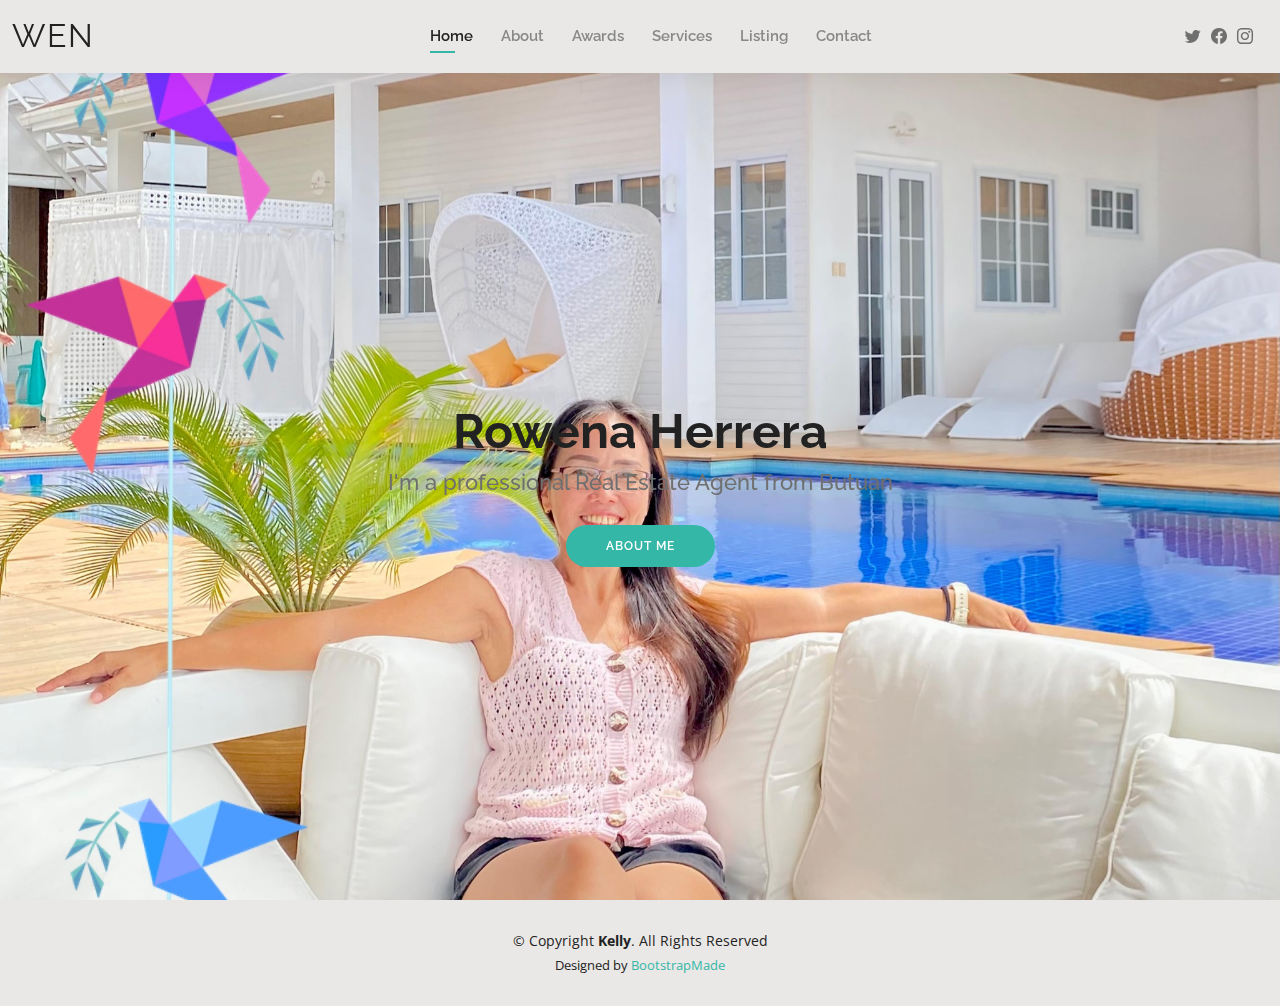
<file: index.html>
<!DOCTYPE html>
<html lang="en">

<head>
  <meta charset="utf-8">
  <meta content="width=device-width, initial-scale=1.0" name="viewport">

  <title>Personal Landing Page</title>
  <meta content="" name="description">
  <meta content="" name="keywords">

  <!-- Favicons -->
  <link href="assets/img/icon.png" rel="icon">
  <link href="assets/img/apple-touch-icon.png" rel="apple-touch-icon">

  <!-- Google Fonts -->
  <link href="https://fonts.googleapis.com/css?family=Open+Sans:300,300i,400,400i,600,600i,700,700i|Raleway:300,300i,400,400i,500,500i,600,600i,700,700i|Poppins:300,300i,400,400i,500,500i,600,600i,700,700i" rel="stylesheet">

  <!-- Vendor CSS Files -->
  <link href="assets/vendor/aos/aos.css" rel="stylesheet">
  <link href="assets/vendor/bootstrap/css/bootstrap.min.css" rel="stylesheet">
  <link href="assets/vendor/bootstrap-icons/bootstrap-icons.css" rel="stylesheet">
  <link href="assets/vendor/boxicons/css/boxicons.min.css" rel="stylesheet">
  <link href="assets/vendor/glightbox/css/glightbox.min.css" rel="stylesheet">
  <link href="assets/vendor/swiper/swiper-bundle.min.css" rel="stylesheet">

  <!-- Template Main CSS File -->
  <link href="assets/css/style.css" rel="stylesheet">

  <!-- =======================================================
  * Template Name: Kelly
  * Updated: Jan 09 2024 with Bootstrap v5.3.2
  * Template URL: https://bootstrapmade.com/kelly-free-bootstrap-cv-resume-html-template/
  * Author: BootstrapMade.com
  * License: https://bootstrapmade.com/license/
  ======================================================== -->
</head>

<body>

  <!-- ======= Header ======= -->
  <header id="header" class="fixed-top">
    <div class="container-fluid d-flex justify-content-between align-items-center">

      <h1 class="logo me-auto me-lg-0"><a href="index.html">Wen</a></h1>
      <!-- Uncomment below if you prefer to use an image logo -->
      <!-- <a href="index.html" class="logo"><img src="assets/img/logo.png" alt="" class="img-fluid"></a>-->

      <nav id="navbar" class="navbar order-last order-lg-0">
        <ul>
          <li><a class="active" href="index.html">Home</a></li>
          <li><a href="about.html">About</a></li>
          <li><a href="resume.html">Awards</a></li>
          <li><a href="services.html">Services</a></li>
          <li><a  href="portfolio.html">Listing</a></li>
          <li><a href="contact.html">Contact</a></li>
        </ul>
        <i class="bi bi-list mobile-nav-toggle"></i>
      </nav><!-- .navbar -->

      <div class="header-social-links">
        <a href="#" class="twitter"><i class="bi bi-twitter"></i></a>
        <a href="https://www.facebook.com/rowena.herrera.5" class="facebook"><i class="bi bi-facebook"></i></a>
        <a href="#" class="instagram"><i class="bi bi-instagram"></i></a>
      </div>

    </div>

  </header><!-- End Header -->

  <!-- ======= Hero Section ======= -->
  <section id="hero" class="d-flex align-items-center">
    <div class="container d-flex flex-column align-items-center" data-aos="zoom-in" data-aos-delay="100">
      <h1>Rowena Herrera</h1>
      <h2>I'm a professional Real Estate Agent from Butuan </h2>
      <a href="about.html" class="btn-about">About Me</a>
    </div>
  </section><!-- End Hero -->

  <!-- ======= Footer ======= -->
  <footer id="footer">
    <div class="container">
      <div class="copyright">
        &copy; Copyright <strong><span>Kelly</span></strong>. All Rights Reserved
      </div>
      <div class="credits">
        <!-- All the links in the footer should remain intact. -->
        <!-- You can delete the links only if you purchased the pro version. -->
        <!-- Licensing information: https://bootstrapmade.com/license/ -->
        <!-- Purchase the pro version with working PHP/AJAX contact form: https://bootstrapmade.com/kelly-free-bootstrap-cv-resume-html-template/ -->
        Designed by <a href="https://bootstrapmade.com/">BootstrapMade</a>
      </div>
    </div>
  </footer><!-- End  Footer -->

  <div id="preloader"></div>
  <a href="#" class="back-to-top d-flex align-items-center justify-content-center"><i class="bi bi-arrow-up-short"></i></a>

  <!-- Vendor JS Files -->
  <script src="assets/vendor/purecounter/purecounter_vanilla.js"></script>
  <script src="assets/vendor/aos/aos.js"></script>
  <script src="assets/vendor/bootstrap/js/bootstrap.bundle.min.js"></script>
  <script src="assets/vendor/glightbox/js/glightbox.min.js"></script>
  <script src="assets/vendor/isotope-layout/isotope.pkgd.min.js"></script>
  <script src="assets/vendor/swiper/swiper-bundle.min.js"></script>
  <script src="assets/vendor/waypoints/noframework.waypoints.js"></script>
  <script src="assets/vendor/php-email-form/validate.js"></script>

  <!-- Template Main JS File -->
  <script src="assets/js/main.js"></script>

</body>

</html>
</file>
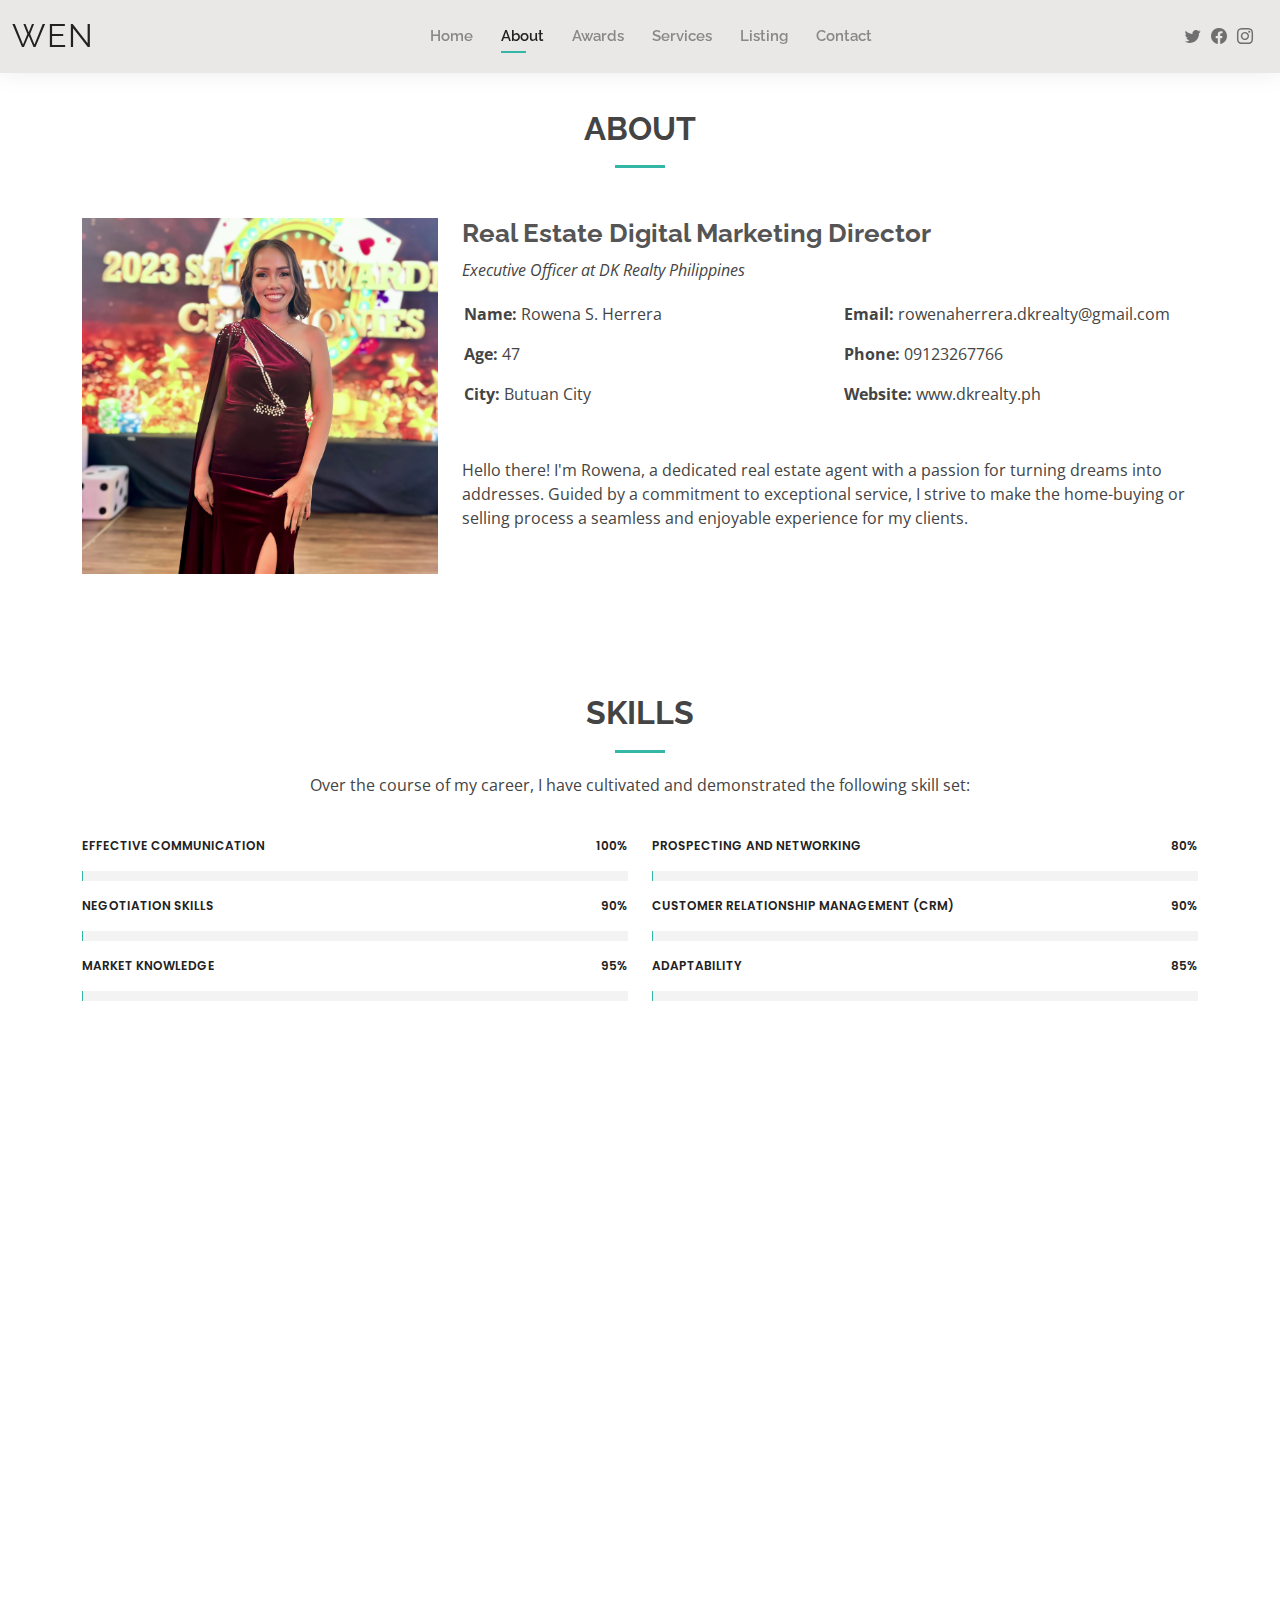
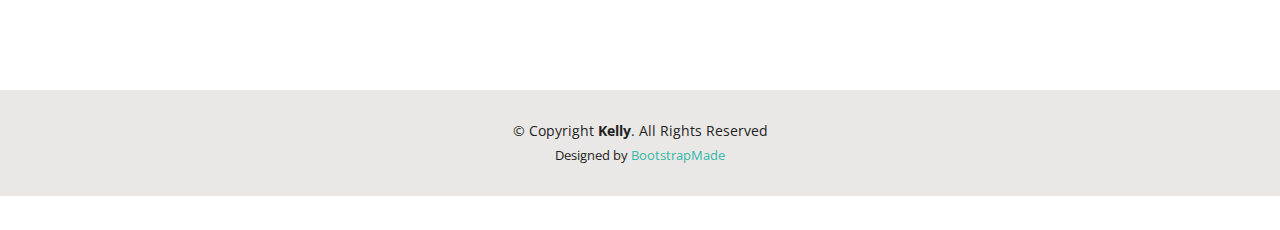
<file: about.html>
<!DOCTYPE html>
<html lang="en">

<head>
  <meta charset="utf-8">
  <meta content="width=device-width, initial-scale=1.0" name="viewport">

  <title>Personal Landing Page</title>
  <meta content="" name="description">
  <meta content="" name="keywords">

  <!-- Favicons -->
  <link href="assets/img/icon.png" rel="icon">
  <link href="assets/img/apple-touch-icon.png" rel="apple-touch-icon">

  <!-- Google Fonts -->
  <link href="https://fonts.googleapis.com/css?family=Open+Sans:300,300i,400,400i,600,600i,700,700i|Raleway:300,300i,400,400i,500,500i,600,600i,700,700i|Poppins:300,300i,400,400i,500,500i,600,600i,700,700i" rel="stylesheet">

  <!-- Vendor CSS Files -->
  <link href="assets/vendor/aos/aos.css" rel="stylesheet">
  <link href="assets/vendor/bootstrap/css/bootstrap.min.css" rel="stylesheet">
  <link href="assets/vendor/bootstrap-icons/bootstrap-icons.css" rel="stylesheet">
  <link href="assets/vendor/boxicons/css/boxicons.min.css" rel="stylesheet">
  <link href="assets/vendor/glightbox/css/glightbox.min.css" rel="stylesheet">
  <link href="assets/vendor/swiper/swiper-bundle.min.css" rel="stylesheet">

  <!-- Template Main CSS File -->
  <link href="assets/css/style.css" rel="stylesheet">

  <!-- =======================================================
  * Template Name: Kelly
  * Updated: Jan 09 2024 with Bootstrap v5.3.2
  * Template URL: https://bootstrapmade.com/kelly-free-bootstrap-cv-resume-html-template/
  * Author: BootstrapMade.com
  * License: https://bootstrapmade.com/license/
  ======================================================== -->
</head>

<body>

  <!-- ======= Header ======= -->
  <header id="header" class="fixed-top">
    <div class="container-fluid d-flex justify-content-between align-items-center">

      <h1 class="logo me-auto me-lg-0"><a href="index.html">Wen</a></h1>
      <!-- Uncomment below if you prefer to use an image logo -->
      <!-- <a href="index.html" class="logo"><img src="assets/img/logo.png" alt="" class="img-fluid"></a>-->

      <nav id="navbar" class="navbar order-last order-lg-0">
        <ul>
          <li><a  href="index.html">Home</a></li>
          <li><a class="active" href="about.html">About</a></li>
          <li><a href="resume.html">Awards</a></li>
          <li><a href="services.html">Services</a></li>
          <li><a  href="portfolio.html">Listing</a></li>
          <li><a href="contact.html">Contact</a></li>
        </ul>
        <i class="bi bi-list mobile-nav-toggle"></i>
      </nav><!-- .navbar -->

      <div class="header-social-links">
        <a href="#" class="twitter"><i class="bi bi-twitter"></i></a>
        <a href="https://www.facebook.com/rowena.herrera.5" class="facebook"><i class="bi bi-facebook"></i></a>
        <a href="#" class="instagram"><i class="bi bi-instagram"></i></a>
      </div>

    </div>

  </header><!-- End Header -->

  <main id="main">

    <!-- ======= About Section ======= -->
    <section id="about" class="about">
      <div class="container" data-aos="fade-up">

        <div class="section-title">
          <h2>About</h2>
          
        </div>

        <div class="row">
          <div class="col-lg-4">
            <img src="assets/img/rowena.jpeg" class="img-fluid" alt="">
          </div>
          <div class="col-lg-8 pt-4 pt-lg-0 content">
            <h3> Real Estate Digital Marketing Director</h3>
            <p class="fst-italic">
              Executive Officer at DK Realty Philippines
            </p>
            <div class="row">
              <div class="col-lg-6">
                <ul>
                  <li><i class="bi bi-rounded-right"></i> <strong>Name:</strong> Rowena S. Herrera</li>
                  <li><i class="bi bi-rounded-right"></i> <strong>Age:</strong> 47</li>
                  <li><i class="bi bi-rounded-right"></i> <strong>City:</strong> Butuan City
                  </li>
                  
                </ul>
              </div>
              <div class="col-lg-6">
                <ul>
                  <li><i class="bi bi-rounded-right"></i> <strong>Email:</strong> rowenaherrera.dkrealty@gmail.com</li>
                  <li><i class="bi bi-rounded-right"></i> <strong>Phone:</strong> 09123267766</li>
                  <li><i class="bi bi-rounded-right"></i> <strong>Website:</strong> www.dkrealty.ph</li>
                  
                </ul>
              </div>
            </div>
            <br>
            <p>
              Hello there! I'm Rowena, a dedicated real estate agent with a passion for turning dreams into addresses. Guided by a commitment to exceptional service, I strive to make the home-buying or selling process a seamless and enjoyable experience for my clients.
            </p>
          </div>
        </div>

      </div>
    </section><!-- End About Section -->

    <!-- ======= Skills Section ======= -->
    <section id="skills" class="skills">
      <div class="container" data-aos="fade-up">

        <div class="section-title">
          <h2>Skills</h2>
          <p>
            Over the course of my career, I have cultivated and demonstrated the following skill set:
          </p>
        </div>

        <div class="row skills-content">

          <div class="col-lg-6">

            <div class="progress">
              <span class="skill">Effective Communication <i class="val">100%</i></span>
              <div class="progress-bar-wrap">
                <div class="progress-bar" role="progressbar" aria-valuenow="100" aria-valuemin="0" aria-valuemax="100"></div>
              </div>
            </div>

            <div class="progress">
              <span class="skill">Negotiation Skills <i class="val">90%</i></span>
              <div class="progress-bar-wrap">
                <div class="progress-bar" role="progressbar" aria-valuenow="90" aria-valuemin="0" aria-valuemax="100"></div>
              </div>
            </div>

            <div class="progress">
              <span class="skill">Market Knowledge <i class="val">95%</i></span>
              <div class="progress-bar-wrap">
                <div class="progress-bar" role="progressbar" aria-valuenow="95" aria-valuemin="0" aria-valuemax="100"></div>
              </div>
            </div>

          </div>

          <div class="col-lg-6">

            <div class="progress">
              <span class="skill">Prospecting and Networking <i class="val">80%</i></span>
              <div class="progress-bar-wrap">
                <div class="progress-bar" role="progressbar" aria-valuenow="80" aria-valuemin="0" aria-valuemax="100"></div>
              </div>
            </div>

            <div class="progress">
              <span class="skill">Customer Relationship Management (CRM) <i class="val">90%</i></span>
              <div class="progress-bar-wrap">
                <div class="progress-bar" role="progressbar" aria-valuenow="90" aria-valuemin="0" aria-valuemax="100"></div>
              </div>
            </div>

            <div class="progress">
              <span class="skill">Adaptability <i class="val">85%</i></span>
              <div class="progress-bar-wrap">
                <div class="progress-bar" role="progressbar" aria-valuenow="85" aria-valuemin="0" aria-valuemax="100"></div>
              </div>
            </div>

          </div>

        </div>

      </div>
    </section><!-- End Skills Section -->

    

    <!-- ======= Testimonials Section ======= -->
    <section id="testimonials" class="testimonials">
      <div class="container" data-aos="fade-up">

        <div class="section-title">
          <h2>Testimonials</h2>
          <p>
            Discover the voices of those who are ready to share their testimonials:
          </p>
        </div>

        <div class="testimonials-slider swiper" data-aos="fade-up" data-aos-delay="100">
          <div class="swiper-wrapper">

            <div class="swiper-slide">
              <div class="testimonial-item">
                <img src="assets/img/testimonials/dimple.jpeg" class="testimonial-img" alt="">
                <h3>Rosianni Grace Daquipil Agravante-Madrona</h3>
                <h4>Ceo &amp; Founder</h4>
                <p>
                  <i class="bx bxs-quote-alt-left quote-icon-left"></i>
                  An exceptional realtor who, despite life's challenges, continues to rise above adversity. With years of experience, Rowena stands resilient and unwavering, delivering excellence in the world of real estate.
                  <i class="bx bxs-quote-alt-right quote-icon-right"></i>
                </p>
              </div>
            </div><!-- End testimonial item -->

            <div class="swiper-slide">
              <div class="testimonial-item">
                <img src="assets/img/testimonials/Relyn.jpeg" class="testimonial-img" alt="">
                <h3>Relyn Moreno</h3>
                <h4>Client</h4>
                <p>
                  <i class="bx bxs-quote-alt-left quote-icon-left"></i>
                  Finding my ideal home became a joyous journey with Rowena as my realtor. Her expert techniques and skills transformed the process into a seamless experience. I'm truly satisfied and grateful for Rowena's dedication, making the quest for my dream home a reality
                  <i class="bx bxs-quote-alt-right quote-icon-right"></i>
                </p>
              </div>
            </div><!-- End testimonial item -->

            <div class="swiper-slide">
              <div class="testimonial-item">
                <img src="assets/img/testimonials/mona2.jpeg" class="testimonial-img" alt="">
                <h3>Mona Liza Abucayon</h3>
                <h4>Real Estate Brooker & Appraiser</h4>
                <p>
                  <i class="bx bxs-quote-alt-left quote-icon-left"></i>
                  Collaborating with Rowena is a joy, not only for their exceptional real estate skills but also for their warm and approachable personality. A true professional with a delightful touch.
                  <i class="bx bxs-quote-alt-right quote-icon-right"></i>
                </p>
              </div>
            </div><!-- End testimonial item -->

            <div class="swiper-slide">
              <div class="testimonial-item">
                <img src="assets/img/testimonials/nimrod.jpeg" class="testimonial-img" alt="">
                <h3>Nimrod Smith</h3>
                <h4>Client</h4>
                <p>
                  <i class="bx bxs-quote-alt-left quote-icon-left"></i>
                  I'm truly grateful for the advice and technical expertise provided by Rowena. As a client, navigating the complexities of real estate was made smoother with their insightful guidance. It's reassuring to have a realtor who not only understands the technicalities but also offers invaluable advice. Thank you for making the process seamless and successful!
                  <i class="bx bxs-quote-alt-right quote-icon-right"></i>
                </p>
              </div>
            </div><!-- End testimonial item -->

            <div class="swiper-slide">
              <div class="testimonial-item">
                <img src="assets/img/testimonials/milagros.jpeg" class="testimonial-img" alt="">
                <h3>Milagros Sera-Adorable  </h3>
                <h4>Real Estate Agent</h4>
                <p>
                  <i class="bx bxs-quote-alt-left quote-icon-left"></i>
                  Training under Rowena has been a transformative experience. I'm grateful for the guidance and expertise she have shared. Her mentorship has equipped me with valuable skills and insights, and I'm appreciative of the opportunities for growth in the real estate field.
                  <i class="bx bxs-quote-alt-right quote-icon-right"></i>
                </p>
              </div>
            </div><!-- End testimonial item -->

          </div>
          <div class="swiper-pagination"></div>
        </div>

      </div>
    </section><!-- End Testimonials Section -->

  </main><!-- End #main -->

  <!-- ======= Footer ======= -->
  <footer id="footer">
    <div class="container">
      <div class="copyright">
        &copy; Copyright <strong><span>Kelly</span></strong>. All Rights Reserved
      </div>
      <div class="credits">
        <!-- All the links in the footer should remain intact. -->
        <!-- You can delete the links only if you purchased the pro version. -->
        <!-- Licensing information: https://bootstrapmade.com/license/ -->
        <!-- Purchase the pro version with working PHP/AJAX contact form: https://bootstrapmade.com/kelly-free-bootstrap-cv-resume-html-template/ -->
        Designed by <a href="https://bootstrapmade.com/">BootstrapMade</a>
      </div>
    </div>
  </footer><!-- End  Footer -->

  <div id="preloader"></div>
  <a href="#" class="back-to-top d-flex align-items-center justify-content-center"><i class="bi bi-arrow-up-short"></i></a>

  <!-- Vendor JS Files -->
  <script src="assets/vendor/purecounter/purecounter_vanilla.js"></script>
  <script src="assets/vendor/aos/aos.js"></script>
  <script src="assets/vendor/bootstrap/js/bootstrap.bundle.min.js"></script>
  <script src="assets/vendor/glightbox/js/glightbox.min.js"></script>
  <script src="assets/vendor/isotope-layout/isotope.pkgd.min.js"></script>
  <script src="assets/vendor/swiper/swiper-bundle.min.js"></script>
  <script src="assets/vendor/waypoints/noframework.waypoints.js"></script>
  <script src="assets/vendor/php-email-form/validate.js"></script>

  <!-- Template Main JS File -->
  <script src="assets/js/main.js"></script>

</body>

</html>
</file>
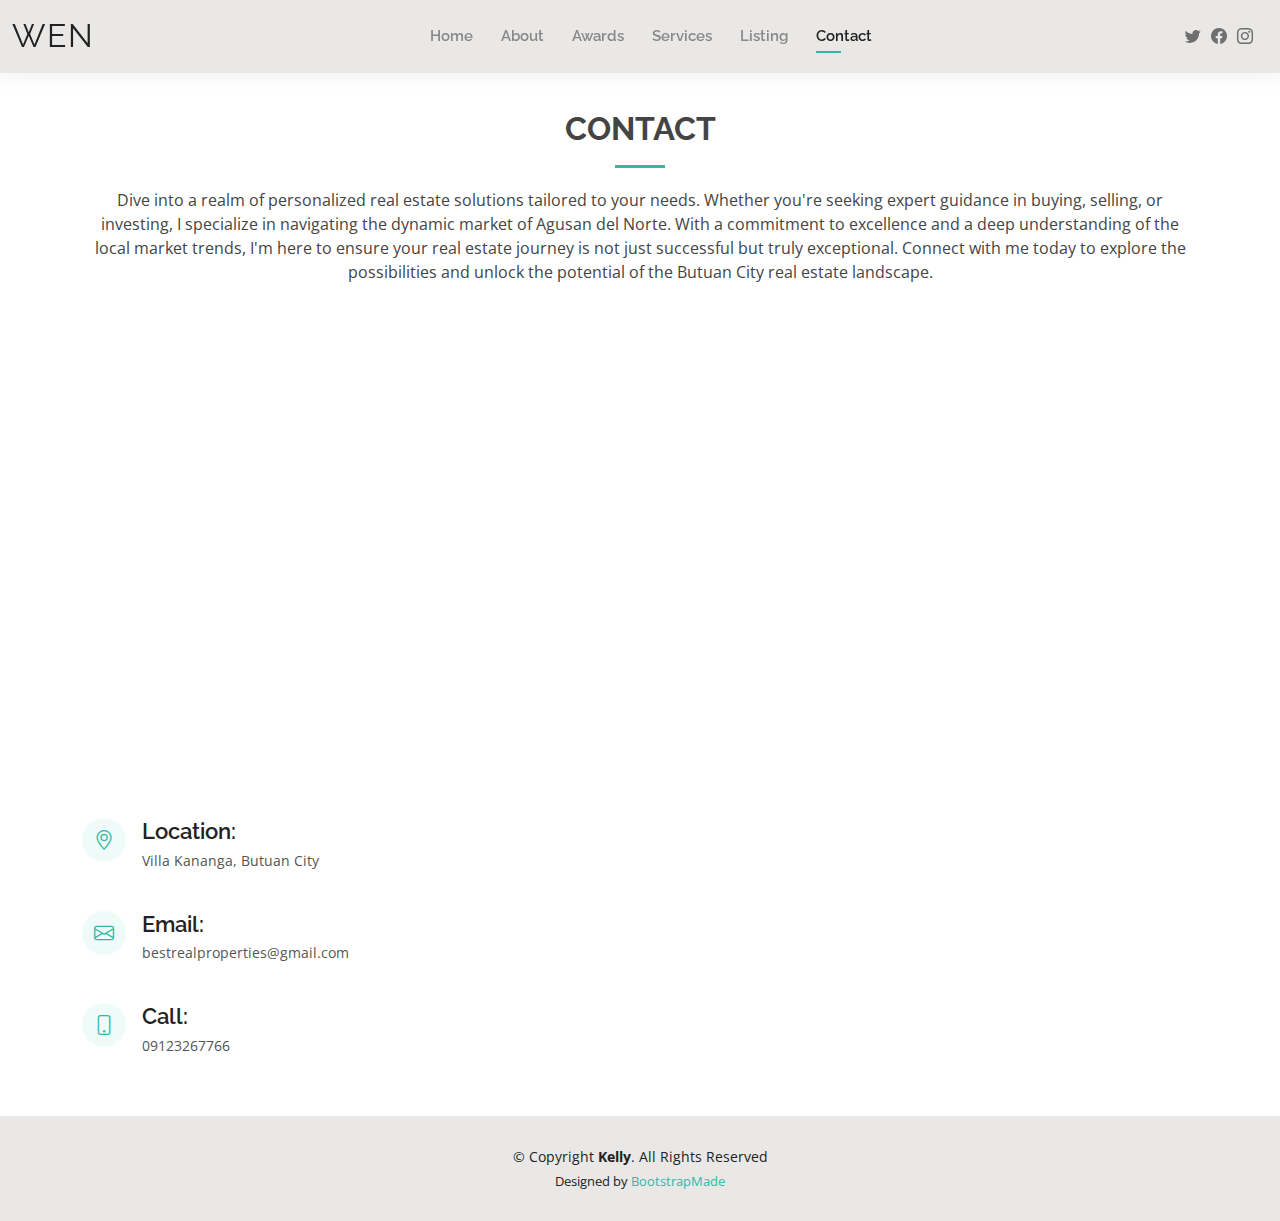
<file: contact.html>
<!DOCTYPE html>
<html lang="en">

<head>
  <meta charset="utf-8">
  <meta content="width=device-width, initial-scale=1.0" name="viewport">

  <title>Personal Landing Page</title>
  <meta content="" name="description">
  <meta content="" name="keywords">

  <!-- Favicons -->
  <link href="assets/img/icon.png" rel="icon">
  <link href="assets/img/apple-touch-icon.png" rel="apple-touch-icon">

  <!-- Google Fonts -->
  <link href="https://fonts.googleapis.com/css?family=Open+Sans:300,300i,400,400i,600,600i,700,700i|Raleway:300,300i,400,400i,500,500i,600,600i,700,700i|Poppins:300,300i,400,400i,500,500i,600,600i,700,700i" rel="stylesheet">

  <!-- Vendor CSS Files -->
  <link href="assets/vendor/aos/aos.css" rel="stylesheet">
  <link href="assets/vendor/bootstrap/css/bootstrap.min.css" rel="stylesheet">
  <link href="assets/vendor/bootstrap-icons/bootstrap-icons.css" rel="stylesheet">
  <link href="assets/vendor/boxicons/css/boxicons.min.css" rel="stylesheet">
  <link href="assets/vendor/glightbox/css/glightbox.min.css" rel="stylesheet">
  <link href="assets/vendor/swiper/swiper-bundle.min.css" rel="stylesheet">

  <!-- Template Main CSS File -->
  <link href="assets/css/style.css" rel="stylesheet">

  <!-- =======================================================
  * Template Name: Kelly
  * Updated: Jan 09 2024 with Bootstrap v5.3.2
  * Template URL: https://bootstrapmade.com/kelly-free-bootstrap-cv-resume-html-template/
  * Author: BootstrapMade.com
  * License: https://bootstrapmade.com/license/
  ======================================================== -->
</head>

<body>

  <!-- ======= Header ======= -->
  <header id="header" class="fixed-top">
    <div class="container-fluid d-flex justify-content-between align-items-center">

      <h1 class="logo me-auto me-lg-0"><a href="index.html">Wen</a></h1>
      <!-- Uncomment below if you prefer to use an image logo -->
      <!-- <a href="index.html" class="logo"><img src="assets/img/logo.png" alt="" class="img-fluid"></a>-->

      <nav id="navbar" class="navbar order-last order-lg-0">
        <ul>
          <li><a  href="index.html">Home</a></li>
          <li><a href="about.html">About</a></li>
          <li><a href="resume.html">Awards</a></li>
          <li><a href="services.html">Services</a></li>
          <li><a  href="portfolio.html">Listing</a></li>
          <li><a class="active" href="contact.html">Contact</a></li>
        </ul>
        <i class="bi bi-list mobile-nav-toggle"></i>
      </nav><!-- .navbar -->

      <div class="header-social-links">
        <a href="#" class="twitter"><i class="bi bi-twitter"></i></a>
        <a href="https://www.facebook.com/rowena.herrera.5" class="facebook"><i class="bi bi-facebook"></i></a>
        <a href="#" class="instagram"><i class="bi bi-instagram"></i></a>
      </div>

    </div>

  </header><!-- End Header -->

  <main id="main">

    <!-- ======= Contact Section ======= -->
    <section id="contact" class="contact">
      <div class="container" data-aos="fade-up">

        <div class="section-title">
          <h2>Contact</h2>
          <p>Dive into a realm of personalized real estate solutions tailored to your needs. Whether you're seeking expert guidance in buying, selling, or investing, I specialize in navigating the dynamic market of Agusan del Norte. With a commitment to excellence and a deep understanding of the local market trends, I'm here to ensure your real estate journey is not just successful but truly exceptional. Connect with me today to explore the possibilities and unlock the potential of the Butuan City real estate landscape.</p>
        </div>

        <iframe src="https://www.google.com/maps/embed?pb=!1m18!1m12!1m3!1d252277.0373098136!2d125.41729178737077!3d8.895512265269591!2m3!1f0!2f0!3f0!3m2!1i1024!2i768!4f13.1!3m3!1m2!1s0x3301e998b1704fcf%3A0x85e95810384ea2d6!2sButuan%20City%2C%20Agusan%20Del%20Norte!5e0!3m2!1sen!2sph!4v1708851956965!5m2!1sen!2sph" width="1300" height="450" style="border:0;" allowfullscreen="" loading="lazy" referrerpolicy="no-referrer-when-downgrade" id="gmap"></iframe>

        <div class="row mt-5">

          <div class="col-lg-4">
            <div class="info">
              <div class="address">
                <i class="bi bi-geo-alt"></i>
                <h4>Location:</h4>
                <p>Villa Kananga, Butuan City</p>
              </div>

              <div class="email">
                <i class="bi bi-envelope"></i>
                <h4>Email:</h4>
                <p>bestrealproperties@gmail.com</p>
              </div>

              <div class="phone">
                <i class="bi bi-phone"></i>
                <h4>Call:</h4>
                <p>09123267766</p>
              </div>

            </div>

          </div>

          

        </div>

      </div>
    </section><!-- End Contact Section -->

  </main><!-- End #main -->

  <!-- ======= Footer ======= -->
  <footer id="footer">
    <div class="container">
      <div class="copyright">
        &copy; Copyright <strong><span>Kelly</span></strong>. All Rights Reserved
      </div>
      <div class="credits">
        <!-- All the links in the footer should remain intact. -->
        <!-- You can delete the links only if you purchased the pro version. -->
        <!-- Licensing information: https://bootstrapmade.com/license/ -->
        <!-- Purchase the pro version with working PHP/AJAX contact form: https://bootstrapmade.com/kelly-free-bootstrap-cv-resume-html-template/ -->
        Designed by <a href="https://bootstrapmade.com/">BootstrapMade</a>
      </div>
    </div>
  </footer><!-- End  Footer -->

  <div id="preloader"></div>
  <a href="#" class="back-to-top d-flex align-items-center justify-content-center"><i class="bi bi-arrow-up-short"></i></a>

  <!-- Vendor JS Files -->
  <script src="assets/vendor/purecounter/purecounter_vanilla.js"></script>
  <script src="assets/vendor/aos/aos.js"></script>
  <script src="assets/vendor/bootstrap/js/bootstrap.bundle.min.js"></script>
  <script src="assets/vendor/glightbox/js/glightbox.min.js"></script>
  <script src="assets/vendor/isotope-layout/isotope.pkgd.min.js"></script>
  <script src="assets/vendor/swiper/swiper-bundle.min.js"></script>
  <script src="assets/vendor/waypoints/noframework.waypoints.js"></script>
  <script src="assets/vendor/php-email-form/validate.js"></script>

  <!-- Template Main JS File -->
  <script src="assets/js/main.js"></script>

</body>

</html>
</file>
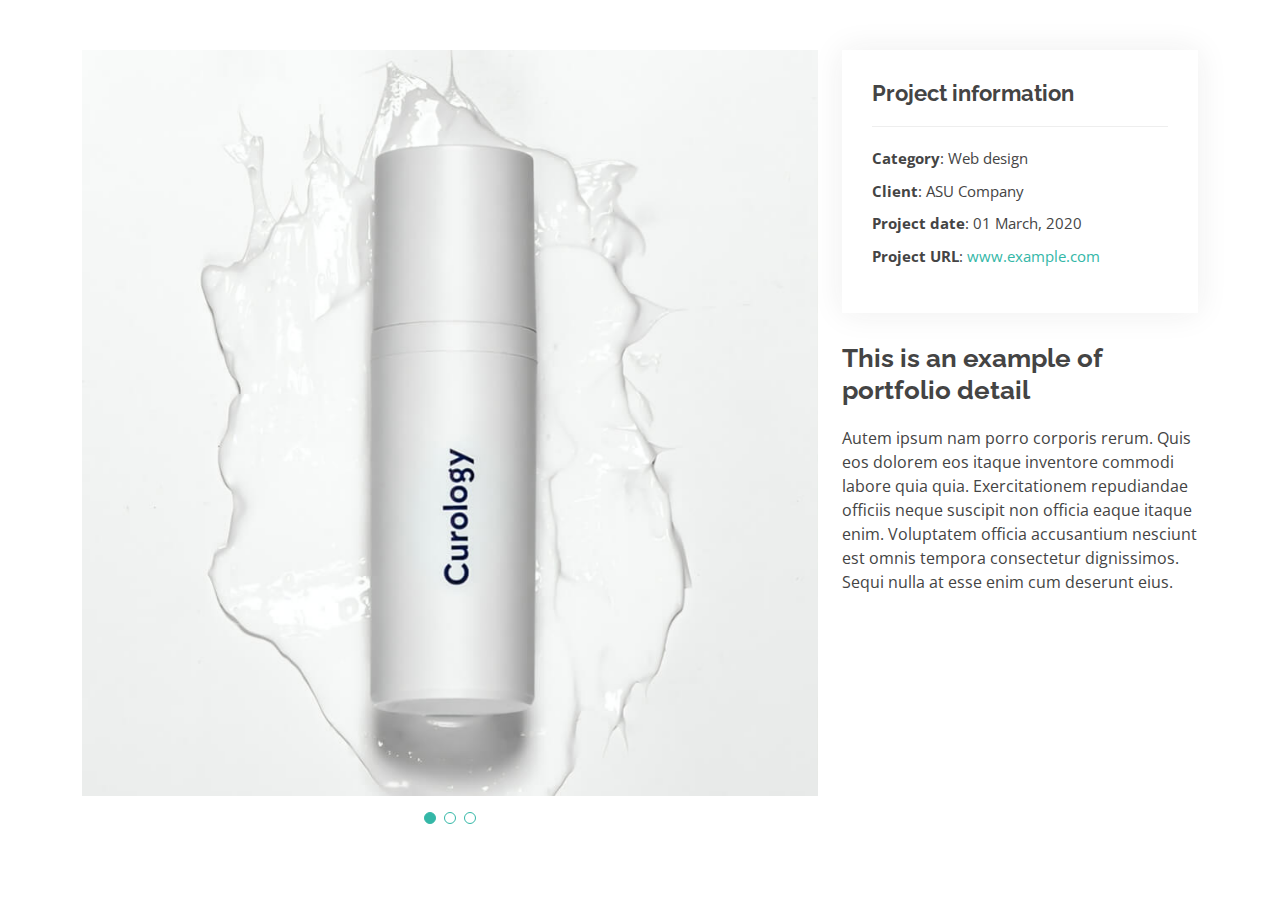
<file: portfolio-details.html>
<!DOCTYPE html>
<html lang="en">

<head>
  <meta charset="utf-8">
  <meta content="width=device-width, initial-scale=1.0" name="viewport">

  <title>Portfolio Details - Kelly Bootstrap Template</title>
  <meta content="" name="description">
  <meta content="" name="keywords">

  <!-- Favicons -->
  <link href="assets/img/favicon.png" rel="icon">
  <link href="assets/img/apple-touch-icon.png" rel="apple-touch-icon">

  <!-- Google Fonts -->
  <link href="https://fonts.googleapis.com/css?family=Open+Sans:300,300i,400,400i,600,600i,700,700i|Raleway:300,300i,400,400i,500,500i,600,600i,700,700i|Poppins:300,300i,400,400i,500,500i,600,600i,700,700i" rel="stylesheet">

  <!-- Vendor CSS Files -->
  <link href="assets/vendor/aos/aos.css" rel="stylesheet">
  <link href="assets/vendor/bootstrap/css/bootstrap.min.css" rel="stylesheet">
  <link href="assets/vendor/bootstrap-icons/bootstrap-icons.css" rel="stylesheet">
  <link href="assets/vendor/boxicons/css/boxicons.min.css" rel="stylesheet">
  <link href="assets/vendor/glightbox/css/glightbox.min.css" rel="stylesheet">
  <link href="assets/vendor/swiper/swiper-bundle.min.css" rel="stylesheet">

  <!-- Template Main CSS File -->
  <link href="assets/css/style.css" rel="stylesheet">

  <!-- =======================================================
  * Template Name: Kelly
  * Updated: Jan 09 2024 with Bootstrap v5.3.2
  * Template URL: https://bootstrapmade.com/kelly-free-bootstrap-cv-resume-html-template/
  * Author: BootstrapMade.com
  * License: https://bootstrapmade.com/license/
  ======================================================== -->
</head>

<body>

  <main id="main">

    <!-- ======= Portfolio Details Section ======= -->
    <section id="portfolio-details" class="portfolio-details">
      <div class="container">

        <div class="row gy-4">

          <div class="col-lg-8">
            <div class="portfolio-details-slider swiper">
              <div class="swiper-wrapper align-items-center">

                <div class="swiper-slide">
                  <img src="assets/img/portfolio/portfolio-1.jpg" alt="">
                  
                </div>

                <div class="swiper-slide">
                  <img src="assets/img/portfolio/portfolio-2.jpg" alt="">
                </div>

                <div class="swiper-slide">
                  <img src="assets/img/portfolio/portfolio-3.jpg" alt="">
                </div>

              </div>
              <div class="swiper-pagination"></div>
            </div>
          </div>

          <div class="col-lg-4">
            <div class="portfolio-info">
              <h3>Project information</h3>
              <ul>
                <li><strong>Category</strong>: Web design</li>
                <li><strong>Client</strong>: ASU Company</li>
                <li><strong>Project date</strong>: 01 March, 2020</li>
                <li><strong>Project URL</strong>: <a href="#">www.example.com</a></li>
              </ul>
            </div>
            <div class="portfolio-description">
              <h2>This is an example of portfolio detail</h2>
              <p>
                Autem ipsum nam porro corporis rerum. Quis eos dolorem eos itaque inventore commodi labore quia quia. Exercitationem repudiandae officiis neque suscipit non officia eaque itaque enim. Voluptatem officia accusantium nesciunt est omnis tempora consectetur dignissimos. Sequi nulla at esse enim cum deserunt eius.
              </p>
            </div>
          </div>

        </div>

      </div>
    </section><!-- End Portfolio Details Section -->

  </main><!-- End #main -->

  <div id="preloader"></div>
  <a href="#" class="back-to-top d-flex align-items-center justify-content-center"><i class="bi bi-arrow-up-short"></i></a>

  <!-- Vendor JS Files -->
  <script src="assets/vendor/purecounter/purecounter_vanilla.js"></script>
  <script src="assets/vendor/aos/aos.js"></script>
  <script src="assets/vendor/bootstrap/js/bootstrap.bundle.min.js"></script>
  <script src="assets/vendor/glightbox/js/glightbox.min.js"></script>
  <script src="assets/vendor/isotope-layout/isotope.pkgd.min.js"></script>
  <script src="assets/vendor/swiper/swiper-bundle.min.js"></script>
  <script src="assets/vendor/waypoints/noframework.waypoints.js"></script>
  <script src="assets/vendor/php-email-form/validate.js"></script>

  <!-- Template Main JS File -->
  <script src="assets/js/main.js"></script>

</body>

</html>
</file>
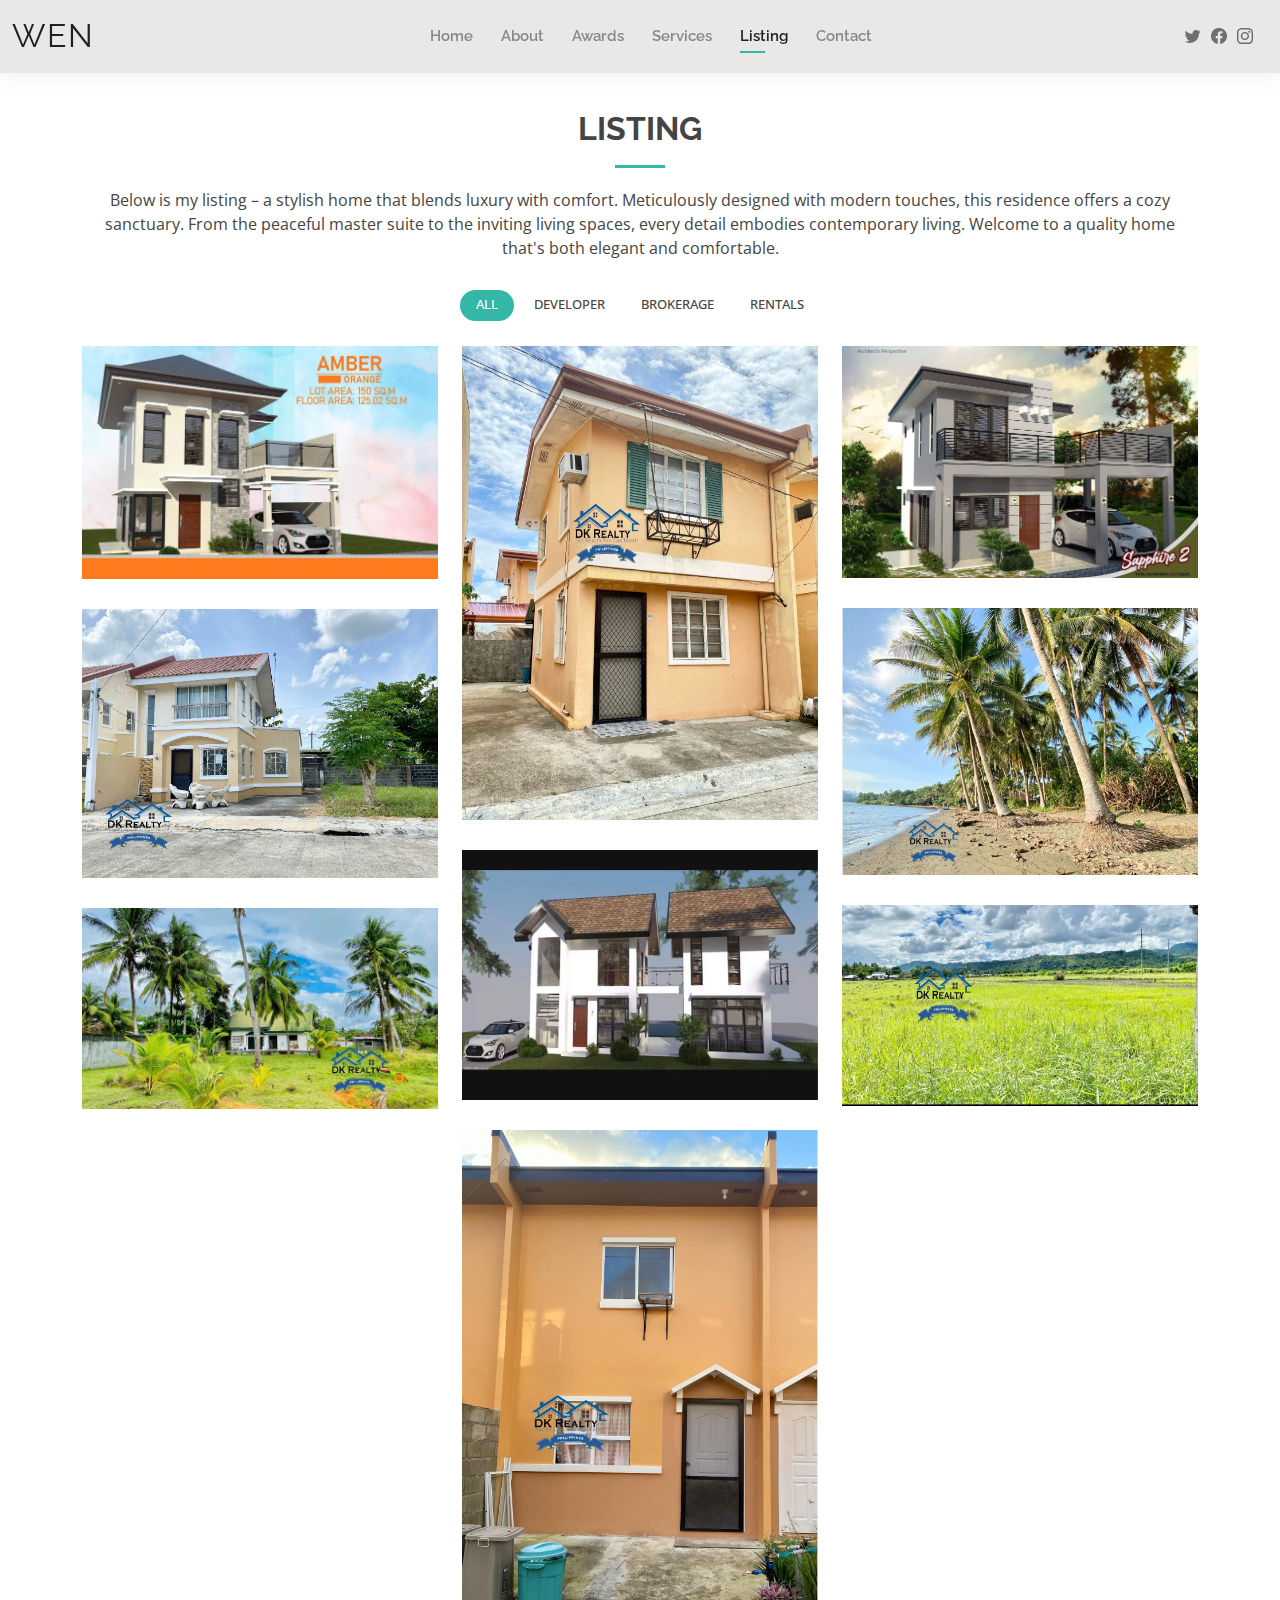
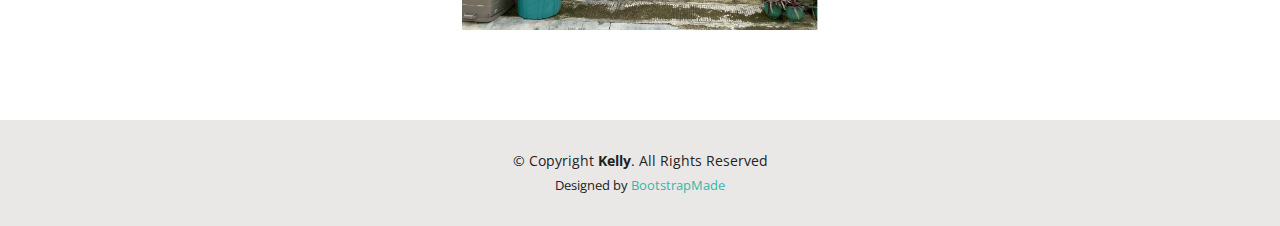
<file: portfolio.html>
<!DOCTYPE html>
<html lang="en">

<head>
  <meta charset="utf-8">
  <meta content="width=device-width, initial-scale=1.0" name="viewport">

  <title>Personal Landing Page</title>
  <meta content="" name="description">
  <meta content="" name="keywords">

  <!-- Favicons -->
  <link href="assets/img/icon.png" rel="icon">
  <link href="assets/img/apple-touch-icon.png" rel="apple-touch-icon">

  <!-- Google Fonts -->
  <link href="https://fonts.googleapis.com/css?family=Open+Sans:300,300i,400,400i,600,600i,700,700i|Raleway:300,300i,400,400i,500,500i,600,600i,700,700i|Poppins:300,300i,400,400i,500,500i,600,600i,700,700i" rel="stylesheet">

  <!-- Vendor CSS Files -->
  <link href="assets/vendor/aos/aos.css" rel="stylesheet">
  <link href="assets/vendor/bootstrap/css/bootstrap.min.css" rel="stylesheet">
  <link href="assets/vendor/bootstrap-icons/bootstrap-icons.css" rel="stylesheet">
  <link href="assets/vendor/boxicons/css/boxicons.min.css" rel="stylesheet">
  <link href="assets/vendor/glightbox/css/glightbox.min.css" rel="stylesheet">
  <link href="assets/vendor/swiper/swiper-bundle.min.css" rel="stylesheet">

  <!-- Template Main CSS File -->
  <link href="assets/css/style.css" rel="stylesheet">

  <!-- =======================================================
  * Template Name: Kelly
  * Updated: Jan 09 2024 with Bootstrap v5.3.2
  * Template URL: https://bootstrapmade.com/kelly-free-bootstrap-cv-resume-html-template/
  * Author: BootstrapMade.com
  * License: https://bootstrapmade.com/license/
  ======================================================== -->
</head>

<body>

  <!-- ======= Header ======= -->
  <header id="header" class="fixed-top">
    <div class="container-fluid d-flex justify-content-between align-items-center">

      <h1 class="logo me-auto me-lg-0"><a href="index.html">Wen</a></h1>
      <!-- Uncomment below if you prefer to use an image logo -->
      <!-- <a href="index.html" class="logo"><img src="assets/img/logo.png" alt="" class="img-fluid"></a>-->

      <nav id="navbar" class="navbar order-last order-lg-0">
        <ul>
          <li><a  href="index.html">Home</a></li>
          <li><a  href="about.html">About</a></li>
          <li><a href="resume.html">Awards</a></li>
          <li><a href="services.html">Services</a></li>
          <li><a class="active" href="portfolio.html">Listing</a></li>
          <li><a href="contact.html">Contact</a></li>
        </ul>
        <i class="bi bi-list mobile-nav-toggle"></i>
      </nav><!-- .navbar -->

      <div class="header-social-links">
        <a href="#" class="twitter"><i class="bi bi-twitter"></i></a>
        <a href="https://www.facebook.com/rowena.herrera.5" class="facebook"><i class="bi bi-facebook"></i></a>
        <a href="#" class="instagram"><i class="bi bi-instagram"></i></a>
      </div>

    </div>

  </header><!-- End Header -->

  <main id="main">

    <!-- ======= Portfolio Section ======= -->
    <section id="portfolio" class="portfolio">
      <div class="container" data-aos="fade-up">

        <div class="section-title">
          <h2>Listing</h2>
          <p>Below is my listing – a stylish home that blends luxury with comfort. Meticulously designed with modern touches, this residence offers a cozy sanctuary. From the peaceful master suite to the inviting living spaces, every detail embodies contemporary living. Welcome to a quality home that's both elegant and comfortable.</p>
        </div>

        <div class="row" data-aos="fade-up" data-aos-delay="100">
          <div class="col-lg-12 d-flex justify-content-center">
            <ul id="portfolio-flters">
              <li data-filter="*" class="filter-active">All</li>
              <li data-filter=".filter-app">Developer</li>
              <li data-filter=".filter-card">Brokerage</li>
              <li data-filter=".filter-web">Rentals</li>
            </ul>
          </div>
        </div>

        <div class="row portfolio-container" data-aos="fade-up" data-aos-delay="200">

          <div class="col-lg-4 col-md-6 portfolio-item filter-app">
            <div class="portfolio-wrap">
              <img src="assets/img/portfolio/developer1.jpeg" class="img-fluid" alt="">
              <div class="portfolio-info">
                <h4>Developer</h4>
                
                <div class="portfolio-links">
                  <a href="assets/img/portfolio/developer1.jpeg" data-gallery="portfolioGallery" class="portfolio-lightbox" title="Developer 1"><i class="bx bx-plus"></i></a>
                  <a href="portfolio-details.html" class="portfolio-details-lightbox" data-glightbox="type: external" title="Portfolio Details"><i class="bx bx-link"></i></a>
                </div>
              </div>
            </div>
          </div>

          <div class="col-lg-4 col-md-6 portfolio-item filter-web">
            <div class="portfolio-wrap">
              <img src="assets/img/portfolio/rental1.jpeg" class="img-fluid" alt="">
              <div class="portfolio-info">
                <h4>Rentals</h4>
                
                <div class="portfolio-links">
                  <a href="assets/img/portfolio/rental1.jpeg" data-gallery="portfolioGallery" class="portfolio-lightbox" title="Rental 1"><i class="bx bx-plus"></i></a>
                  <a href="portfolio-details.html" class="portfolio-details-lightbox" data-glightbox="type: external" title="Portfolio Details"><i class="bx bx-link"></i></a>
                </div>
              </div>
            </div>
          </div>

          <div class="col-lg-4 col-md-6 portfolio-item filter-app">
            <div class="portfolio-wrap">
              <img src="assets/img/portfolio/developer2.jpeg" class="img-fluid" alt="">
              <div class="portfolio-info">
                <h4>Developer</h4>
                
                <div class="portfolio-links">
                  <a href="assets/img/portfolio/developer2.jpeg" data-gallery="portfolioGallery" class="portfolio-lightbox" title="Developer 2"><i class="bx bx-plus"></i></a>
                  <a href="portfolio-details.html" class="portfolio-details-lightbox" data-glightbox="type: external" title="Portfolio Details"><i class="bx bx-link"></i></a>
                </div>
              </div>
            </div>
          </div>

          <div class="col-lg-4 col-md-6 portfolio-item filter-card">
            <div class="portfolio-wrap">
              <img src="assets/img/portfolio/brokerage1.jpeg" class="img-fluid" alt="">
              <div class="portfolio-info">
                <h4>Brokerage</h4>
                
                <div class="portfolio-links">
                  <a href="assets/img/portfolio/brokerage1.jpeg" data-gallery="portfolioGallery" class="portfolio-lightbox" title="Brokerage 1"><i class="bx bx-plus"></i></a>
                  <a href="portfolio-details.html" class="portfolio-details-lightbox" data-glightbox="type: external" title="Portfolio Details"><i class="bx bx-link"></i></a>
                </div>
              </div>
            </div>
          </div>

          <div class="col-lg-4 col-md-6 portfolio-item filter-web">
            <div class="portfolio-wrap">
              <img src="assets/img/portfolio/rental2.jpeg" class="img-fluid" alt="">
              <div class="portfolio-info">
                <h4>Rentals</h4>
                
                <div class="portfolio-links">
                  <a href="assets/img/portfolio/rental2.jpeg" data-gallery="portfolioGallery" class="portfolio-lightbox" title="Rental 2"><i class="bx bx-plus"></i></a>
                  <a href="portfolio-details.html" class="portfolio-details-lightbox" data-glightbox="type: external" title="Portfolio Details"><i class="bx bx-link"></i></a>
                </div>
              </div>
            </div>
          </div>

          <div class="col-lg-4 col-md-6 portfolio-item filter-app">
            <div class="portfolio-wrap">
              <img src="assets/img/portfolio/developer3.jpeg" class="img-fluid" alt="">
              <div class="portfolio-info">
                <h4>Developer</h4>
                
                <div class="portfolio-links">
                  <a href="assets/img/portfolio/developer3.jpeg" data-gallery="portfolioGallery" class="portfolio-lightbox" title="Developer 3"><i class="bx bx-plus"></i>
                  </a>
                  <a href="portfolio-details.html" class="portfolio-details-lightbox" data-glightbox="type: external" title="Portfolio Details"><i class="bx bx-link"></i></a>
                </div>
              </div>
            </div>
          </div>

          <div class="col-lg-4 col-md-6 portfolio-item filter-card">
            <div class="portfolio-wrap">
              <img src="assets/img/portfolio/brokerage2.jpeg" class="img-fluid" alt="">
              <div class="portfolio-info">
                <h4>Brokerage</h4>
                
                <div class="portfolio-links">
                  <a href="assets/img/portfolio/brokerage2.jpeg" data-gallery="portfolioGallery" class="portfolio-lightbox" title="Brokerage 2"><i class="bx bx-plus"></i></a>
                  <a href="portfolio-details.html" class="portfolio-details-lightbox" data-glightbox="type: external" title="Portfolio Details"><i class="bx bx-link"></i></a>
                </div>
              </div>
            </div>
          </div>

          <div class="col-lg-4 col-md-6 portfolio-item filter-card">
            <div class="portfolio-wrap">
              <img src="assets/img/portfolio/brokerage3.jpeg" class="img-fluid" alt="">
              <div class="portfolio-info">
                <h4>Brokerage</h4>
                
                <div class="portfolio-links">
                  <a href="assets/img/portfolio/brokerage3.jpeg" data-gallery="portfolioGallery" class="portfolio-lightbox" title="Brokerage 3"><i class="bx bx-plus"></i></a>
                  <a href="portfolio-details.html" class="portfolio-details-lightbox" data-glightbox="type: external" title="Portfolio Details"><i class="bx bx-link"></i></a>
                </div>
              </div>
            </div>
          </div>

          <div class="col-lg-4 col-md-6 portfolio-item filter-web">
            <div class="portfolio-wrap">
              <img src="assets/img/portfolio/rental3.jpeg" class="img-fluid" alt="">
              <div class="portfolio-info">
                <h4>Rentals</h4>
                
                <div class="portfolio-links">
                  <a href="assets/img/portfolio/rental3.jpeg" data-gallery="portfolioGallery" class="portfolio-lightbox" title="Rental 3"><i class="bx bx-plus"></i></a>
                  <a href="portfolio-details.html" class="portfolio-details-lightbox" data-glightbox="type: external" title="Portfolio Details"><i class="bx bx-link"></i></a>
                </div>
              </div>
            </div>
          </div>

        </div>

      </div>
    </section><!-- End Portfolio Section -->

  </main><!-- End #main -->

  <!-- ======= Footer ======= -->
  <footer id="footer">
    <div class="container">
      <div class="copyright">
        &copy; Copyright <strong><span>Kelly</span></strong>. All Rights Reserved
      </div>
      <div class="credits">
        <!-- All the links in the footer should remain intact. -->
        <!-- You can delete the links only if you purchased the pro version. -->
        <!-- Licensing information: https://bootstrapmade.com/license/ -->
        <!-- Purchase the pro version with working PHP/AJAX contact form: https://bootstrapmade.com/kelly-free-bootstrap-cv-resume-html-template/ -->
        Designed by <a href="https://bootstrapmade.com/">BootstrapMade</a>
      </div>
    </div>
  </footer><!-- End  Footer -->

  <div id="preloader"></div>
  <a href="#" class="back-to-top d-flex align-items-center justify-content-center"><i class="bi bi-arrow-up-short"></i></a>

  <!-- Vendor JS Files -->
  <script src="assets/vendor/purecounter/purecounter_vanilla.js"></script>
  <script src="assets/vendor/aos/aos.js"></script>
  <script src="assets/vendor/bootstrap/js/bootstrap.bundle.min.js"></script>
  <script src="assets/vendor/glightbox/js/glightbox.min.js"></script>
  <script src="assets/vendor/isotope-layout/isotope.pkgd.min.js"></script>
  <script src="assets/vendor/swiper/swiper-bundle.min.js"></script>
  <script src="assets/vendor/waypoints/noframework.waypoints.js"></script>
  <script src="assets/vendor/php-email-form/validate.js"></script>

  <!-- Template Main JS File -->
  <script src="assets/js/main.js"></script>

</body>

</html>
</file>
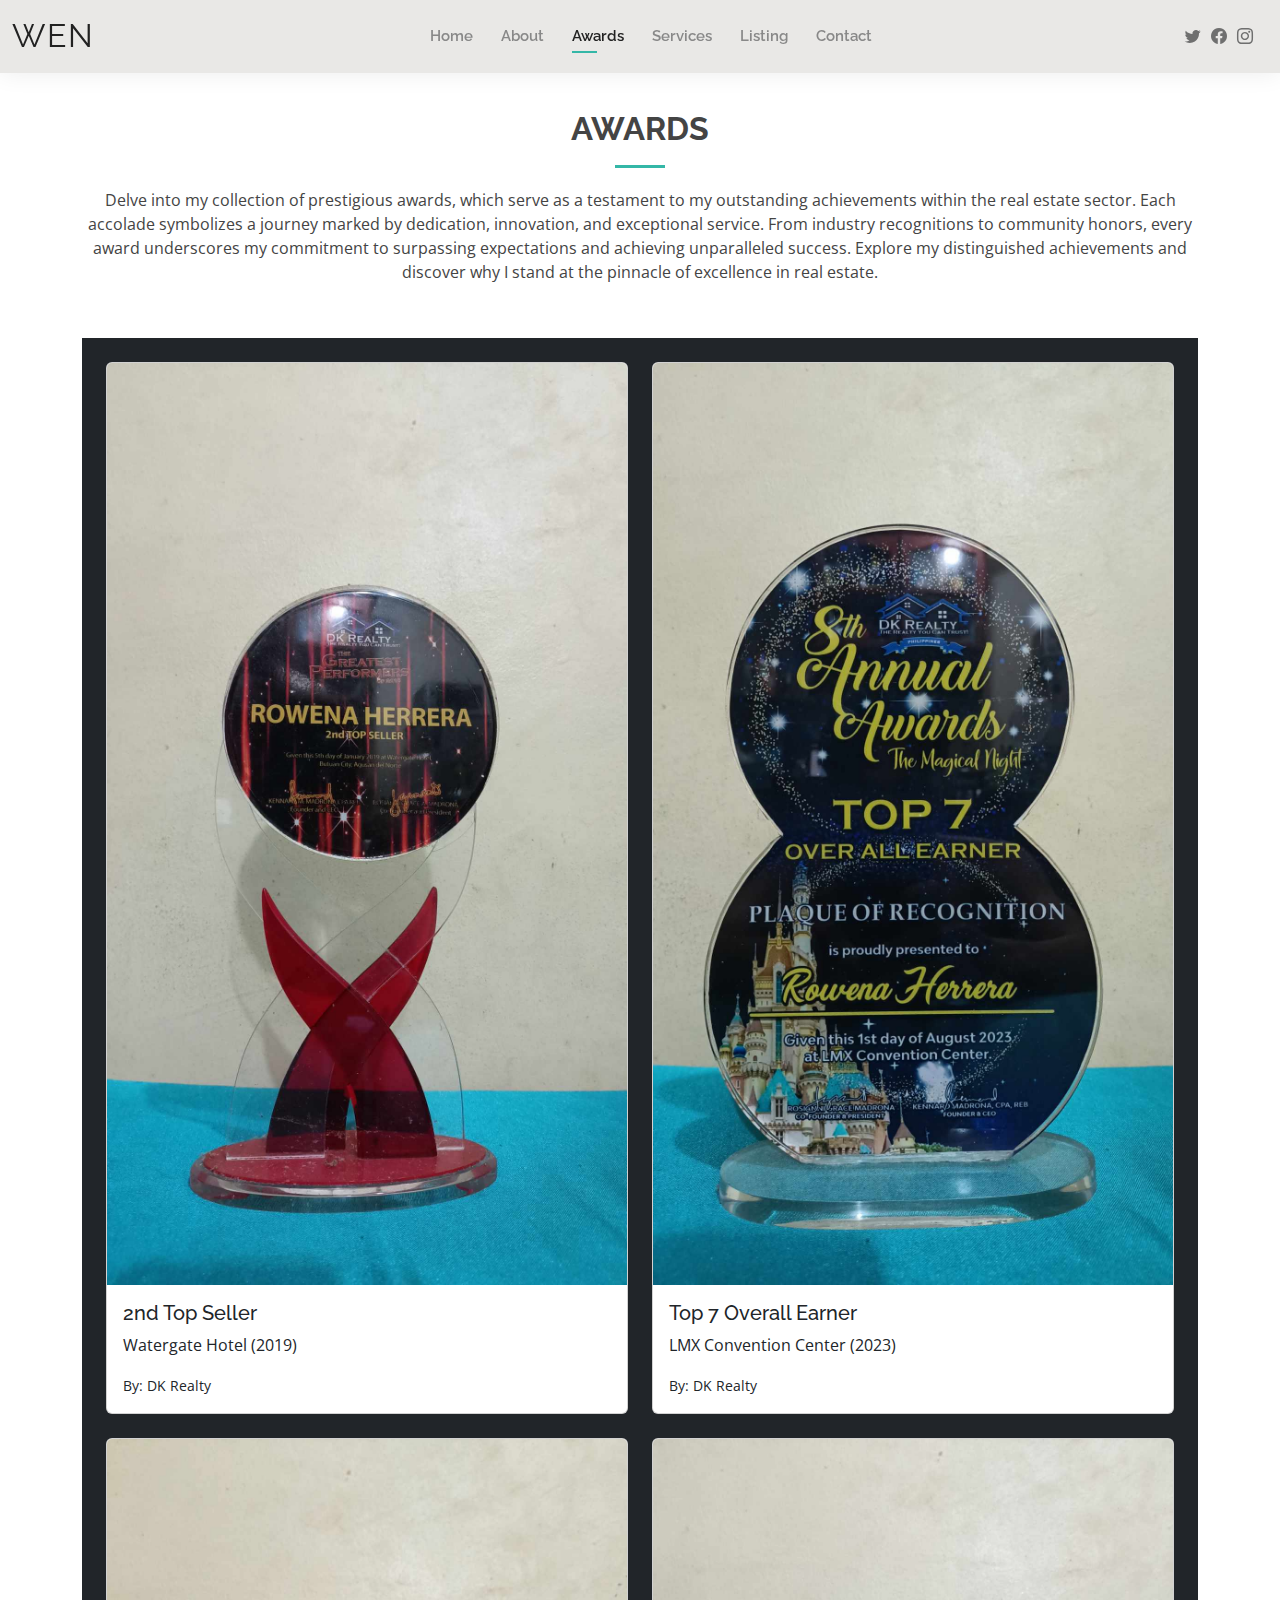
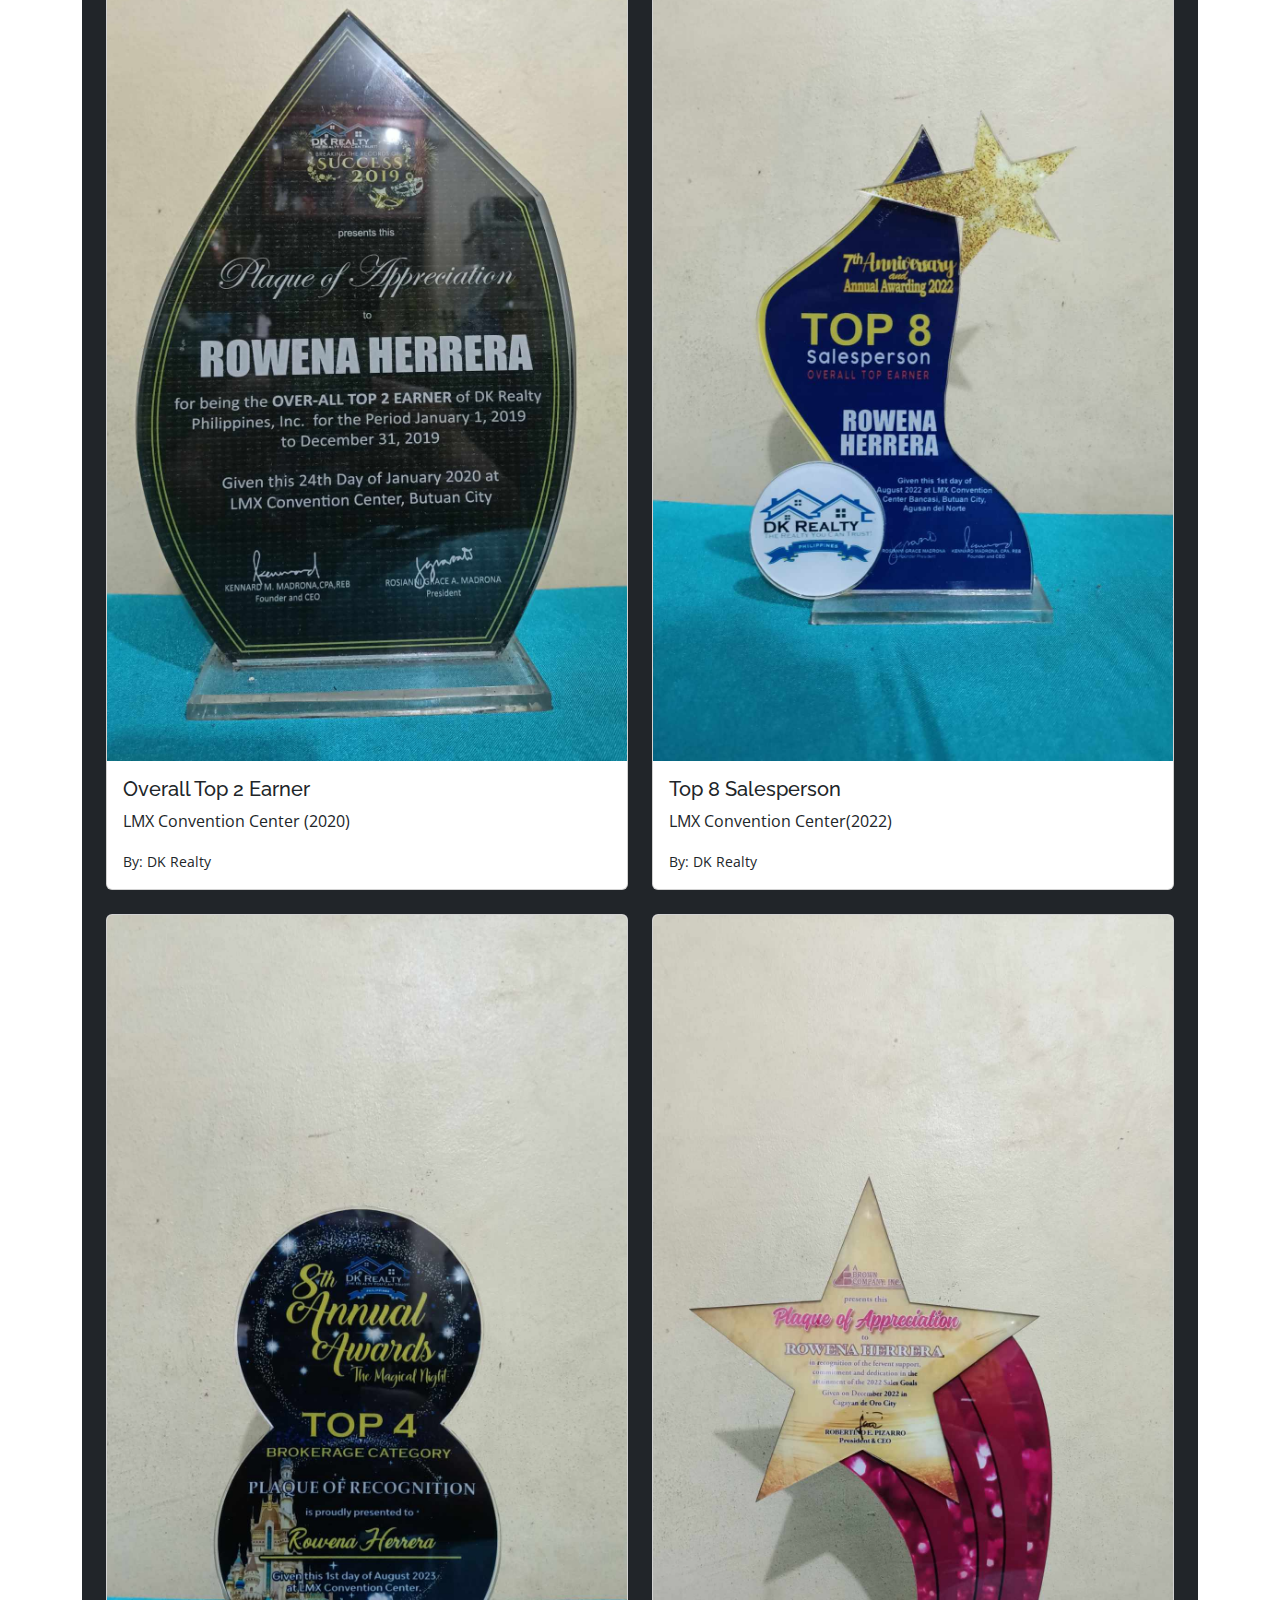
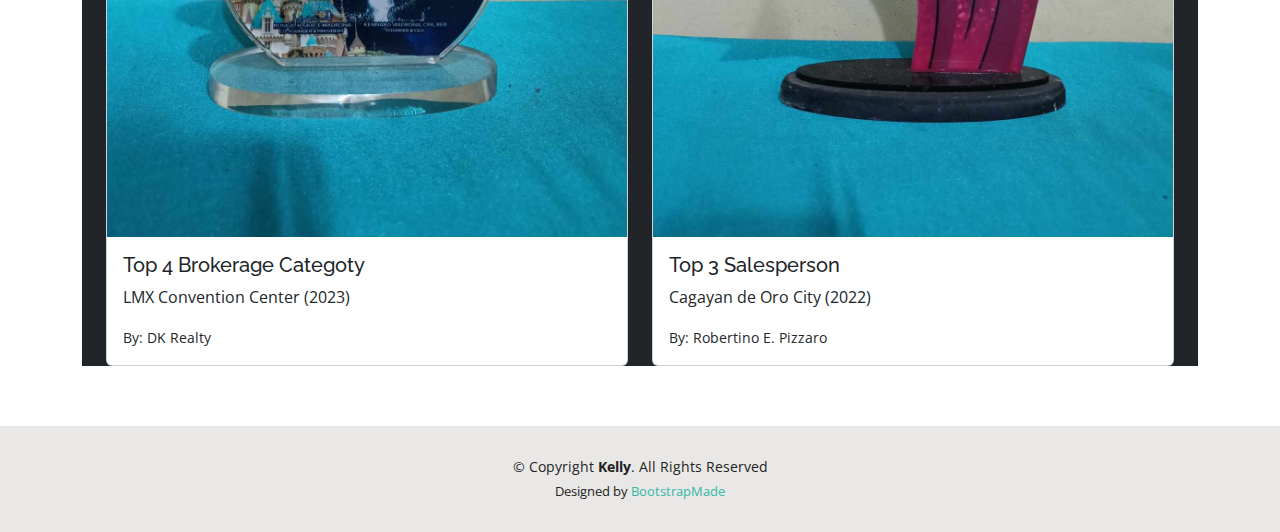
<file: resume.html>
<!DOCTYPE html>
<html lang="en">

<head>
  <meta charset="utf-8">
  <meta content="width=device-width, initial-scale=1.0" name="viewport">

  <title>Personal Landing Page</title>
  <meta content="" name="description">
  <meta content="" name="keywords">

  <!-- Favicons -->
  <link href="assets/img/icon.png" rel="icon">
  <link href="assets/img/apple-touch-icon.png" rel="apple-touch-icon">

  <!-- Google Fonts -->
  <link href="https://fonts.googleapis.com/css?family=Open+Sans:300,300i,400,400i,600,600i,700,700i|Raleway:300,300i,400,400i,500,500i,600,600i,700,700i|Poppins:300,300i,400,400i,500,500i,600,600i,700,700i" rel="stylesheet">

  <!-- Vendor CSS Files -->
  <link href="assets/vendor/aos/aos.css" rel="stylesheet">
  <link href="assets/vendor/bootstrap/css/bootstrap.min.css" rel="stylesheet">
  <link href="assets/vendor/bootstrap-icons/bootstrap-icons.css" rel="stylesheet">
  <link href="assets/vendor/boxicons/css/boxicons.min.css" rel="stylesheet">
  <link href="assets/vendor/glightbox/css/glightbox.min.css" rel="stylesheet">
  <link href="assets/vendor/swiper/swiper-bundle.min.css" rel="stylesheet">

  <!-- Template Main CSS File -->
  <link href="assets/css/style.css" rel="stylesheet">

  <!-- =======================================================
  * Template Name: Kelly
  * Updated: Jan 09 2024 with Bootstrap v5.3.2
  * Template URL: https://bootstrapmade.com/kelly-free-bootstrap-cv-resume-html-template/
  * Author: BootstrapMade.com
  * License: https://bootstrapmade.com/license/
  ======================================================== -->
</head>

<body>

  <!-- ======= Header ======= -->
  <header id="header" class="fixed-top">
    <div class="container-fluid d-flex justify-content-between align-items-center">

      <h1 class="logo me-auto me-lg-0"><a href="index.html">Wen</a></h1>
      <!-- Uncomment below if you prefer to use an image logo -->
      <!-- <a href="index.html" class="logo"><img src="assets/img/logo.png" alt="" class="img-fluid"></a>-->

      <nav id="navbar" class="navbar order-last order-lg-0">
        <ul>
          <li><a  href="index.html">Home</a></li>
          <li><a  href="about.html">About</a></li>
          <li><a class="active" href="resume.html">Awards</a></li>
          <li><a href="services.html">Services</a></li>
          <li><a  href="portfolio.html">Listing</a></li>
          <li><a href="contact.html">Contact</a></li>
        </ul>
        <i class="bi bi-list mobile-nav-toggle"></i>
      </nav><!-- .navbar -->

      <div class="header-social-links">
        <a href="#" class="twitter"><i class="bi bi-twitter"></i></a>
        <a href="https://www.facebook.com/rowena.herrera.5" class="facebook"><i class="bi bi-facebook"></i></a>
        <a href="#" class="instagram"><i class="bi bi-instagram"></i></a>
      </div>

    </div>

  </header><!-- End Header -->

  <main id="main">

    <!-- ======= Resume Section ======= -->

    
    <section id="resume" class="resume">
      <div class="container" data-aos="fade-up">

        <div class="section-title">
          <h2>Awards</h2>
          <p>Delve into my collection of prestigious awards, which serve as a testament to my outstanding achievements within the real estate sector. Each accolade symbolizes a journey marked by dedication, innovation, and exceptional service. From industry recognitions to community honors, every award underscores my commitment to surpassing expectations and achieving unparalleled success. Explore my distinguished achievements and discover why I stand at the pinnacle of excellence in real estate.</p>
        </div>

        <br>
        <br>
        <div id="ws" class="container-fluid bg-dark ">
          <div class="container">
          <div class="row row-cols-1 row-cols-md-2 g-4">

            <div class="col">
              <div class="card">
                <img id="image" src="assets/img/3.jpg" class="card-img-top" alt="...">
                <div class="card-body">
                  <h5 class="card-title">2nd Top Seller</h5>
                  <p class="card-text">Watergate Hotel (2019)</p>
                  <small>By: DK Realty</small>
                </div>
              </div>
            </div>
            <div class="col">
              <div class="card">
                <img id="image" src="assets/img/5.jpg " class="card-img-top" alt="...">
                <div class="card-body">
                  <h5 class="card-title">Top 7 Overall Earner</h5>
                  <p class="card-text">LMX Convention Center (2023)</p>
                  <small>By: DK Realty</small>
                </div>
              </div>
            </div>
            <div class="col">
              <div class="card">
                <img id="image" src="assets/img/4.jpg"  class="card-img-top" alt="...">
                <div class="card-body">
                  <h5 class="card-title">Overall Top 2 Earner</h5>
                  <p class="card-text">LMX Convention Center (2020)</p>
                  <small>By: DK Realty</small>
                </div>
              </div>
            </div>
            <div class="col">
              <div class="card">
                <img id="image" src="assets/img/6.jpg"  class="card-img-top" alt="...">
                <div class="card-body">
                  <h5 class="card-title">Top 8 Salesperson</h5>
                  <p class="card-text">LMX Convention Center(2022)</p>
                  <small>By: DK Realty</small>
                </div>
              </div>
            </div>
            <div class="col">
              <div class="card">
                <img id="image" src="assets/img/2.jpg "  class="card-img-top" alt="...">
                <div class="card-body">
                  <h5 class="card-title">Top 4 Brokerage Categoty</h5>
                  <p class="card-text">LMX Convention Center (2023)</p>
                  <small>By: DK Realty</small>
                </div>
              </div>
            </div>
            <div class="col">
              <div class="card">
                <img id="image" src="assets/img/1.jpg "  class="card-img-top" alt="...">
                <div class="card-body">
                  <h5 class="card-title">Top 3 Salesperson</h5>
                  <p class="card-text">Cagayan de Oro City (2022)</p>
                  <small>By: Robertino E. Pizzaro</small>
                </div>
              </div>
            </div>
           
            </div>
          </div>
        </div>
      </div>
    </div>
    </section><!-- End Resume Section -->

  </main><!-- End #main -->

  <!-- ======= Footer ======= -->
  <footer id="footer">
    <div class="container">
      <div class="copyright">
        &copy; Copyright <strong><span>Kelly</span></strong>. All Rights Reserved
      </div>
      <div class="credits">
        <!-- All the links in the footer should remain intact. -->
        <!-- You can delete the links only if you purchased the pro version. -->
        <!-- Licensing information: https://bootstrapmade.com/license/ -->
        <!-- Purchase the pro version with working PHP/AJAX contact form: https://bootstrapmade.com/kelly-free-bootstrap-cv-resume-html-template/ -->
        Designed by <a href="https://bootstrapmade.com/">BootstrapMade</a>
      </div>
    </div>
  </footer><!-- End  Footer -->

  <div id="preloader"></div>
  <a href="#" class="back-to-top d-flex align-items-center justify-content-center"><i class="bi bi-arrow-up-short"></i></a>

  <!-- Vendor JS Files -->
  <script src="assets/vendor/purecounter/purecounter_vanilla.js"></script>
  <script src="assets/vendor/aos/aos.js"></script>
  <script src="assets/vendor/bootstrap/js/bootstrap.bundle.min.js"></script>
  <script src="assets/vendor/glightbox/js/glightbox.min.js"></script>
  <script src="assets/vendor/isotope-layout/isotope.pkgd.min.js"></script>
  <script src="assets/vendor/swiper/swiper-bundle.min.js"></script>
  <script src="assets/vendor/waypoints/noframework.waypoints.js"></script>
  <script src="assets/vendor/php-email-form/validate.js"></script>

  <!-- Template Main JS File -->
  <script src="assets/js/main.js"></script>

</body>

</html>
</file>
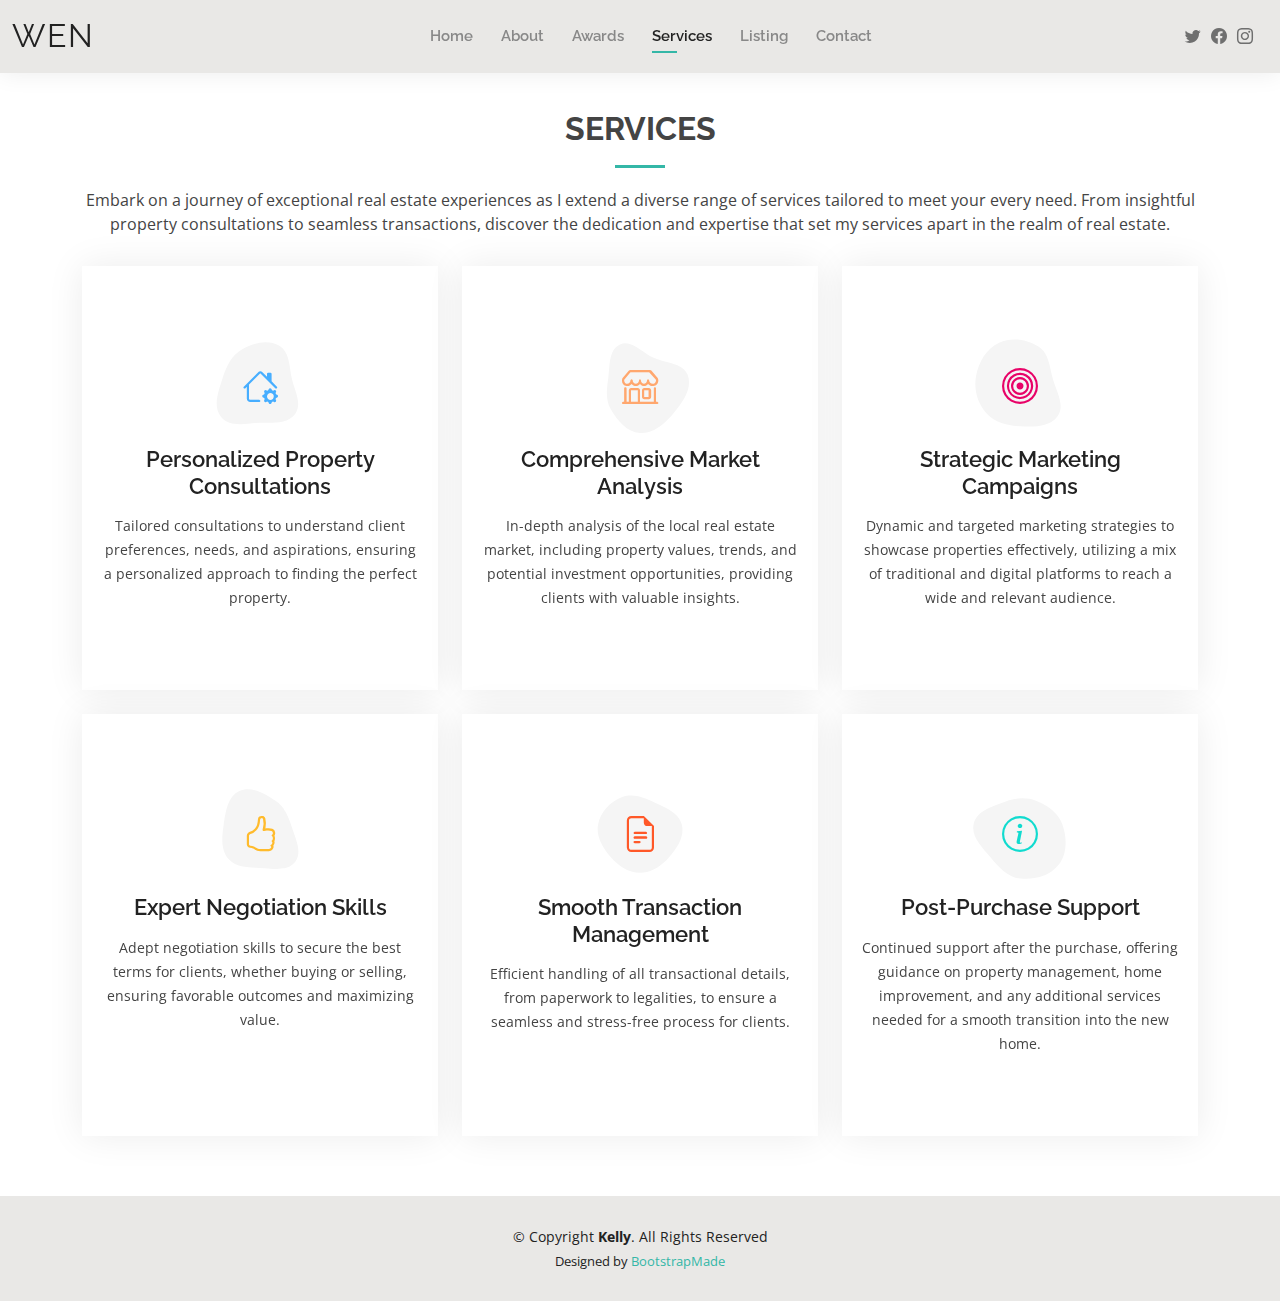
<file: services.html>
<!DOCTYPE html>
<html lang="en">

<head>
  <meta charset="utf-8">
  <meta content="width=device-width, initial-scale=1.0" name="viewport">

  <title>Personal Landing Page</title>
  <meta content="" name="description">
  <meta content="" name="keywords">

  <!-- Favicons -->
  <link href="assets/img/icon.png" rel="icon">
  <link href="assets/img/apple-touch-icon.png" rel="apple-touch-icon">

  <!-- Google Fonts -->
  <link href="https://fonts.googleapis.com/css?family=Open+Sans:300,300i,400,400i,600,600i,700,700i|Raleway:300,300i,400,400i,500,500i,600,600i,700,700i|Poppins:300,300i,400,400i,500,500i,600,600i,700,700i" rel="stylesheet">

  <!-- Vendor CSS Files -->
  <link href="assets/vendor/aos/aos.css" rel="stylesheet">
  <link href="assets/vendor/bootstrap/css/bootstrap.min.css" rel="stylesheet">
  <link href="assets/vendor/bootstrap-icons/bootstrap-icons.css" rel="stylesheet">
  <link href="assets/vendor/boxicons/css/boxicons.min.css" rel="stylesheet">
  <link href="assets/vendor/glightbox/css/glightbox.min.css" rel="stylesheet">
  <link href="assets/vendor/swiper/swiper-bundle.min.css" rel="stylesheet">

  <!-- Template Main CSS File -->
  <link href="assets/css/style.css" rel="stylesheet">

  <!-- =======================================================
  * Template Name: Kelly
  * Updated: Jan 09 2024 with Bootstrap v5.3.2
  * Template URL: https://bootstrapmade.com/kelly-free-bootstrap-cv-resume-html-template/
  * Author: BootstrapMade.com
  * License: https://bootstrapmade.com/license/
  ======================================================== -->
</head>

<body>

  <!-- ======= Header ======= -->
  <header id="header" class="fixed-top">
    <div class="container-fluid d-flex justify-content-between align-items-center">

      <h1 class="logo me-auto me-lg-0"><a href="index.html">Wen</a></h1>
      <!-- Uncomment below if you prefer to use an image logo -->
      <!-- <a href="index.html" class="logo"><img src="assets/img/logo.png" alt="" class="img-fluid"></a>-->

      <nav id="navbar" class="navbar order-last order-lg-0">
        <ul>
          <li><a  href="index.html">Home</a></li>
          <li><a  href="about.html">About</a></li>
          <li><a href="resume.html">Awards</a></li>
          <li><a class="active" href="services.html">Services</a></li>
          <li><a  href="portfolio.html">Listing</a></li>
          <li><a href="contact.html">Contact</a></li>
        </ul>
        <i class="bi bi-list mobile-nav-toggle"></i>
      </nav><!-- .navbar -->

      <div class="header-social-links">
        <a href="#" class="twitter"><i class="bi bi-twitter"></i></a>
        <a href="https://www.facebook.com/rowena.herrera.5" class="facebook"><i class="bi bi-facebook"></i></a>
        <a href="#" class="instagram"><i class="bi bi-instagram"></i></a>
      </div>

    </div>

  </header><!-- End Header -->

  <main id="main">

    <!-- ======= Services Section ======= -->
    <section id="services" class="services">
      <div class="container" data-aos="fade-up">

        <div class="section-title">
          <h2>Services</h2>
          <p>
            Embark on a journey of exceptional real estate experiences as I extend a diverse range of services tailored to meet your every need. From insightful property consultations to seamless transactions, discover the dedication and expertise that set my services apart in the realm of real estate.
          </p>
        </div>

        <div class="row">
          <div class="col-lg-4 col-md-6 d-flex align-items-stretch" data-aos="zoom-in" data-aos-delay="100">
            <div class="icon-box iconbox-blue">
              <div class="icon">
                <svg width="100" height="100" viewBox="0 0 600 600" xmlns="http://www.w3.org/2000/svg">
                  <path stroke="none" stroke-width="0" fill="#f5f5f5" d="M300,521.0016835830174C376.1290562159157,517.8887921683347,466.0731472004068,529.7835943286574,510.70327084640275,468.03025145048787C554.3714126377745,407.6079735673963,508.03601936045806,328.9844924480964,491.2728898941984,256.3432110539036C474.5976632858925,184.082847569629,479.9380746630129,96.60480741107993,416.23090153303,58.64404602377083C348.86323505073057,18.502131276798302,261.93793281208167,40.57373210992963,193.5410806939664,78.93577620505333C130.42746243093433,114.334589627462,98.30271207620316,179.96522072025542,76.75703585869454,249.04625023123273C51.97151888228291,328.5150500222984,13.704378332031375,421.85034740162234,66.52175969318436,486.19268352777647C119.04800174914682,550.1803526380478,217.28368757567262,524.383925680826,300,521.0016835830174"></path>
                </svg>
                <i class="bi bi-house-gear"></i>
              </div>
              <h4><a href="">Personalized Property Consultations</a></h4>
              <p>Tailored consultations to understand client preferences, needs, and aspirations, ensuring a personalized approach to finding the perfect property.</p>
            </div>
          </div>

          <div class="col-lg-4 col-md-6 d-flex align-items-stretch mt-4 mt-md-0" data-aos="zoom-in" data-aos-delay="200">
            <div class="icon-box iconbox-orange ">
              <div class="icon">
                <svg width="100" height="100" viewBox="0 0 600 600" xmlns="http://www.w3.org/2000/svg">
                  <path stroke="none" stroke-width="0" fill="#f5f5f5" d="M300,582.0697525312426C382.5290701553225,586.8405444964366,449.9789794690241,525.3245884688669,502.5850820975895,461.55621195738473C556.606425686781,396.0723002908107,615.8543463187945,314.28637112970534,586.6730223649479,234.56875336149918C558.9533121215079,158.8439757836574,454.9685369536778,164.00468322053177,381.49747125262974,130.76875717737553C312.15926192815925,99.40240125094834,248.97055460311594,18.661163978235184,179.8680185752513,50.54337015887873C110.5421016452524,82.52863877960104,119.82277516462835,180.83849132639028,109.12597500060166,256.43424936330496C100.08760227029461,320.3096726198365,92.17705696193138,384.0621239912766,124.79988738764834,439.7174275375508C164.83382741302287,508.01625554203684,220.96474134820875,577.5009287672846,300,582.0697525312426"></path>
                </svg>
                <i class="bi bi-shop"></i>
              </div>
              <h4><a href="">Comprehensive Market Analysis</a></h4>
              <p>
                In-depth analysis of the local real estate market, including property values, trends, and potential investment opportunities, providing clients with valuable insights.
              </p>
            </div>
          </div>

          <div class="col-lg-4 col-md-6 d-flex align-items-stretch mt-4 mt-lg-0" data-aos="zoom-in" data-aos-delay="300">
            <div class="icon-box iconbox-pink">
              <div class="icon">
                <svg width="100" height="100" viewBox="0 0 600 600" xmlns="http://www.w3.org/2000/svg">
                  <path stroke="none" stroke-width="0" fill="#f5f5f5" d="M300,541.5067337569781C382.14930387511276,545.0595476570109,479.8736841581634,548.3450877840088,526.4010558755058,480.5488172755941C571.5218469581645,414.80211281144784,517.5187510058486,332.0715597781072,496.52539010469104,255.14436215662573C477.37192572678356,184.95920475031193,473.57363656557914,105.61284051026155,413.0603344069578,65.22779650032875C343.27470386102294,18.654635553484475,251.2091493199835,5.337323636656869,175.0934190732945,40.62881213300186C97.87086631185822,76.43348514350839,51.98124368387456,156.15599469081315,36.44837278890362,239.84606092416172C21.716077023791087,319.22268207091537,43.775223500013084,401.1760424656574,96.891909868211,461.97329694683043C147.22146801428983,519.5804099606455,223.5754009179313,538.201503339737,300,541.5067337569781"></path>
                </svg>
                <i class="bi bi-bullseye"></i>
              </div>
              <h4><a href="">Strategic Marketing Campaigns</a></h4>
              <p>Dynamic and targeted marketing strategies to showcase properties effectively, utilizing a mix of traditional and digital platforms to reach a wide and relevant audience.</p>
            </div>
          </div>

          <div class="col-lg-4 col-md-6 d-flex align-items-stretch mt-4" data-aos="zoom-in" data-aos-delay="100">
            <div class="icon-box iconbox-yellow">
              <div class="icon">
                <svg width="100" height="100" viewBox="0 0 600 600" xmlns="http://www.w3.org/2000/svg">
                  <path stroke="none" stroke-width="0" fill="#f5f5f5" d="M300,503.46388370962813C374.79870501325706,506.71871716319447,464.8034551963731,527.1746412648533,510.4981551193396,467.86667711651364C555.9287308511215,408.9015244558933,512.6030010748507,327.5744911775523,490.211057578863,256.5855673507754C471.097692560561,195.9906835881958,447.69079081568157,138.11976852964426,395.19560036434837,102.3242989838813C329.3053358748298,57.3949838291264,248.02791733380457,8.279543830951368,175.87071277845988,42.242879143198664C103.41431057327972,76.34704239035025,93.79494320519305,170.9812938413882,81.28167332365135,250.07896920659033C70.17666984294237,320.27484674793965,64.84698225790005,396.69656628748305,111.28512138212992,450.4950937839243C156.20124167950087,502.5303643271138,231.32542653798444,500.4755392045468,300,503.46388370962813"></path>
                </svg>
                <i class="bi bi-hand-thumbs-up"></i>
              </div>
              <h4><a href="">Expert Negotiation Skills</a></h4>
              <p>Adept negotiation skills to secure the best terms for clients, whether buying or selling, ensuring favorable outcomes and maximizing value.</p>
            </div>
          </div>

          <div class="col-lg-4 col-md-6 d-flex align-items-stretch mt-4" data-aos="zoom-in" data-aos-delay="200">
            <div class="icon-box iconbox-red">
              <div class="icon">
                <svg width="100" height="100" viewBox="0 0 600 600" xmlns="http://www.w3.org/2000/svg">
                  <path stroke="none" stroke-width="0" fill="#f5f5f5" d="M300,532.3542879108572C369.38199826031484,532.3153073249985,429.10787420159085,491.63046689027357,474.5244479745417,439.17860296908856C522.8885846962883,383.3225815378663,569.1668002868075,314.3205725914397,550.7432151929288,242.7694973846089C532.6665558377875,172.5657663291529,456.2379748765914,142.6223662098291,390.3689995646985,112.34683881706744C326.66090330228417,83.06452184765237,258.84405631176094,53.51806209861945,193.32584062364296,78.48882559362697C121.61183558270385,105.82097193414197,62.805066853699245,167.19869350419734,48.57481801355237,242.6138429142374C34.843463184063346,315.3850353017275,76.69343916112496,383.4422959591041,125.22947124332185,439.3748458443577C170.7312796277747,491.8107796887764,230.57421082200815,532.3932930995766,300,532.3542879108572"></path>
                </svg>
                <i class="bi bi-file-earmark-text"></i>
              </div>
              <h4><a href="">Smooth Transaction Management</a></h4>
              <p>Efficient handling of all transactional details, from paperwork to legalities, to ensure a seamless and stress-free process for clients.</p>
            </div>
          </div>

          <div class="col-lg-4 col-md-6 d-flex align-items-stretch mt-4" data-aos="zoom-in" data-aos-delay="300">
            <div class="icon-box iconbox-teal">
              <div class="icon">
                <svg width="100" height="100" viewBox="0 0 600 600" xmlns="http://www.w3.org/2000/svg">
                  <path stroke="none" stroke-width="0" fill="#f5f5f5" d="M300,566.797414625762C385.7384707136149,576.1784315230908,478.7894351017131,552.8928747891023,531.9192734346935,484.94944893311C584.6109503024035,417.5663521118492,582.489472248146,322.67544863468447,553.9536738515405,242.03673114598146C529.1557734026468,171.96086150256528,465.24506316201064,127.66468636344209,395.9583748389544,100.7403814666027C334.2173773831606,76.7482773500951,269.4350130405921,84.62216499799875,207.1952322260088,107.2889140133804C132.92018162631612,134.33871894543012,41.79353780512637,160.00259165414826,22.644507872594943,236.69541883565114C3.319112789854554,314.0945973066697,72.72355303640163,379.243833228382,124.04198916343866,440.3218312028393C172.9286146004772,498.5055451809895,224.45579914871206,558.5317968840102,300,566.797414625762"></path>
                </svg>
                <i class="bi bi-info-circle"></i>
              </div>
              <h4><a href="">Post-Purchase Support</a></h4>
              <p>Continued support after the purchase, offering guidance on property management, home improvement, and any additional services needed for a smooth transition into the new home.</p>
            </div>
          </div>

        </div>

      </div>
    </section><!-- End Services Section -->

  </main><!-- End #main -->

  <!-- ======= Footer ======= -->
  <footer id="footer">
    <div class="container">
      <div class="copyright">
        &copy; Copyright <strong><span>Kelly</span></strong>. All Rights Reserved
      </div>
      <div class="credits">
        <!-- All the links in the footer should remain intact. -->
        <!-- You can delete the links only if you purchased the pro version. -->
        <!-- Licensing information: https://bootstrapmade.com/license/ -->
        <!-- Purchase the pro version with working PHP/AJAX contact form: https://bootstrapmade.com/kelly-free-bootstrap-cv-resume-html-template/ -->
        Designed by <a href="https://bootstrapmade.com/">BootstrapMade</a>
      </div>
    </div>
  </footer><!-- End  Footer -->

  <div id="preloader"></div>
  <a href="#" class="back-to-top d-flex align-items-center justify-content-center"><i class="bi bi-arrow-up-short"></i></a>

  <!-- Vendor JS Files -->
  <script src="assets/vendor/purecounter/purecounter_vanilla.js"></script>
  <script src="assets/vendor/aos/aos.js"></script>
  <script src="assets/vendor/bootstrap/js/bootstrap.bundle.min.js"></script>
  <script src="assets/vendor/glightbox/js/glightbox.min.js"></script>
  <script src="assets/vendor/isotope-layout/isotope.pkgd.min.js"></script>
  <script src="assets/vendor/swiper/swiper-bundle.min.js"></script>
  <script src="assets/vendor/waypoints/noframework.waypoints.js"></script>
  <script src="assets/vendor/php-email-form/validate.js"></script>

  <!-- Template Main JS File -->
  <script src="assets/js/main.js"></script>

</body>

</html>
</file>
<file: assets/css/style.css>
/**
* Template Name: Kelly
* Updated: Jan 09 2024 with Bootstrap v5.3.2
* Template URL: https://bootstrapmade.com/kelly-free-bootstrap-cv-resume-html-template/
* Author: BootstrapMade.com
* License: https://bootstrapmade.com/license/
*/

/*--------------------------------------------------------------
# General
--------------------------------------------------------------*/
body {
  font-family: "Open Sans", sans-serif;
  color: #444444;
}

a {
  color: #34b7a7;
  text-decoration: none;
}

a:hover {
  color: #51cdbe;
  text-decoration: none;
}

h1,
h2,
h3,
h4,
h5,
h6 {
  font-family: "Raleway", sans-serif;
}

#main {
  margin-top: 50px;
}

@media (max-width: 992px) {
  #main {
    margin-top: 30px;
  }
}

/*--------------------------------------------------------------
# Preloader
--------------------------------------------------------------*/
#preloader {
  position: fixed;
  top: 0;
  left: 0;
  right: 0;
  bottom: 0;
  z-index: 9999;
  overflow: hidden;
  background: #fff;
}

#preloader:before {
  content: "";
  position: fixed;
  top: calc(50% - 30px);
  left: calc(50% - 30px);
  border: 6px solid #34b7a7;
  border-top-color: #dcf5f2;
  border-radius: 50%;
  width: 60px;
  height: 60px;
  animation: animate-preloader 1s linear infinite;
}

@keyframes animate-preloader {
  0% {
    transform: rotate(0deg);
  }

  100% {
    transform: rotate(360deg);
  }
}

/*--------------------------------------------------------------
# Back to top button
--------------------------------------------------------------*/
.back-to-top {
  position: fixed;
  visibility: hidden;
  opacity: 0;
  right: 15px;
  bottom: 15px;
  z-index: 996;
  background: #34b7a7;
  width: 40px;
  height: 40px;
  border-radius: 50px;
  transition: all 0.4s;
}

.back-to-top i {
  font-size: 24px;
  color: #fff;
  line-height: 0;
}

.back-to-top:hover {
  background: #49cbbb;
  color: #fff;
}

.back-to-top.active {
  visibility: visible;
  opacity: 1;
}

/*--------------------------------------------------------------
# Header
--------------------------------------------------------------*/
#header {
  background: #e9e8e6;
  box-shadow: 0px 0px 25px 0 rgba(0, 0, 0, 0.08);
  z-index: 997;
  padding: 15px 0;
}

#header .logo {
  font-size: 32px;
  margin: 0;
  padding: 0;
  line-height: 1;
  font-weight: 400;
  letter-spacing: 2px;
  text-transform: uppercase;
}

#header .logo a {
  color: #222222;
}

#header .logo img {
  max-height: 40px;
}

@media (max-width: 992px) {
  #header .logo {
    font-size: 28px;
  }
}

/*--------------------------------------------------------------
# Header Social Links
--------------------------------------------------------------*/
.header-social-links {
  padding-right: 15px;
}

.header-social-links a {
  color: #6f6f6f;
  padding-left: 6px;
  display: inline-block;
  line-height: 0px;
  transition: 0.3s;
  font-size: 16px;
}

.header-social-links a:hover {
  color: #34b7a7;
}

/*--------------------------------------------------------------
# Navigation Menu
--------------------------------------------------------------*/
/**
* Desktop Navigation 
*/
.navbar {
  padding: 0;
}

.navbar ul {
  margin: 0;
  padding: 0;
  display: flex;
  list-style: none;
  align-items: center;
}

.navbar li {
  position: relative;
  padding: 10px 0 10px 28px;
}

.navbar a,
.navbar a:focus {
  display: flex;
  align-items: center;
  justify-content: space-between;
  font-family: "Raleway", sans-serif;
  font-size: 15px;
  font-weight: 600;
  color: #888888;
  white-space: nowrap;
  transition: 0.3s;
  position: relative;
}

.navbar a i,
.navbar a:focus i {
  font-size: 12px;
  line-height: 0;
  margin-left: 5px;
}

.navbar>ul>li>a:before {
  content: "";
  position: absolute;
  width: 0;
  height: 2px;
  bottom: -5px;
  left: 0;
  background-color: #34b7a7;
  visibility: hidden;
  width: 0px;
  transition: all 0.3s ease-in-out 0s;
}

.navbar a:hover:before,
.navbar li:hover>a:before,
.navbar .active:before {
  visibility: visible;
  width: 25px;
}

.navbar a:hover,
.navbar .active,
.navbar .active:focus,
.navbar li:hover>a {
  color: #222222;
}

.navbar .dropdown ul {
  display: block;
  position: absolute;
  left: 14px;
  top: calc(100% + 30px);
  margin: 0;
  padding: 10px 0;
  z-index: 99;
  opacity: 0;
  visibility: hidden;
  background: #fff;
  box-shadow: 0px 0px 30px rgba(127, 137, 161, 0.25);
  transition: 0.3s;
  border-radius: 4px;
}

.navbar .dropdown ul li {
  min-width: 200px;
  padding: 0;
}

.navbar .dropdown ul a {
  padding: 10px 20px;
  font-size: 15px;
  text-transform: none;
  font-weight: 600;
}

.navbar .dropdown ul a i {
  font-size: 12px;
}

.navbar .dropdown ul a:hover,
.navbar .dropdown ul .active:hover,
.navbar .dropdown ul li:hover>a {
  color: #34b7a7;
}

.navbar .dropdown:hover>ul {
  opacity: 1;
  top: 100%;
  visibility: visible;
}

.navbar .dropdown .dropdown ul {
  top: 0;
  left: calc(100% - 30px);
  visibility: hidden;
}

.navbar .dropdown .dropdown:hover>ul {
  opacity: 1;
  top: 0;
  left: 100%;
  visibility: visible;
}

@media (max-width: 1366px) {
  .navbar .dropdown .dropdown ul {
    left: -90%;
  }

  .navbar .dropdown .dropdown:hover>ul {
    left: -100%;
  }
}

/**
* Mobile Navigation 
*/
.mobile-nav-toggle {
  color: #222222;
  font-size: 28px;
  cursor: pointer;
  display: none;
  line-height: 0;
  transition: 0.5s;
}

.mobile-nav-toggle.bi-x {
  color: #fff;
}

@media (max-width: 991px) {
  .mobile-nav-toggle {
    display: block;
  }

  .navbar ul {
    display: none;
  }
}

.navbar-mobile {
  position: fixed;
  overflow: hidden;
  top: 0;
  right: 0;
  left: 0;
  bottom: 0;
  background: rgba(9, 9, 9, 0.9);
  transition: 0.3s;
  z-index: 999;
}

.navbar-mobile .mobile-nav-toggle {
  position: absolute;
  top: 15px;
  right: 15px;
}

.navbar-mobile ul {
  display: block;
  position: absolute;
  top: 55px;
  right: 15px;
  bottom: 15px;
  left: 15px;
  padding: 10px 0;
  border-radius: 10px;
  background-color: #fff;
  overflow-y: auto;
  transition: 0.3s;
}

.navbar-mobile a,
.navbar-mobile a:focus {
  font-size: 15px;
  padding-right: 15px;
  color: #222222;
}

.navbar-mobile a:hover,
.navbar-mobile .active,
.navbar-mobile li:hover>a {
  color: #34b7a7;
}

.navbar-mobile .getstarted,
.navbar-mobile .getstarted:focus {
  margin: 15px;
}

.navbar-mobile .dropdown ul {
  position: static;
  display: none;
  margin: 10px 20px;
  padding: 10px 0;
  z-index: 99;
  opacity: 1;
  visibility: visible;
  background: #fff;
  box-shadow: 0px 0px 30px rgba(127, 137, 161, 0.25);
}

.navbar-mobile .dropdown ul li {
  min-width: 200px;
}

.navbar-mobile .dropdown ul a {
  padding: 10px 20px;
}

.navbar-mobile .dropdown ul a i {
  font-size: 12px;
}

.navbar-mobile .dropdown ul a:hover,
.navbar-mobile .dropdown ul .active:hover,
.navbar-mobile .dropdown ul li:hover>a {
  color: #34b7a7;
}

.navbar-mobile .dropdown>.dropdown-active {
  display: block;
}

/*--------------------------------------------------------------
# Hero Section
--------------------------------------------------------------*/
#hero {
  width: 100%;
  height: 100vh;
  background: url("../img/rowena2.jpeg") top right;
  background-size: cover;
}

#hero .container {
  padding-top: 70px;
  position: relative;
}

@media (max-width: 992px) {
  #hero .container {
    padding-top: 58px;
  }
}

#hero h1 {
  margin: 0;
  font-size: 48px;
  font-weight: 700;
  line-height: 56px;
  color: #222222;
}

#hero h2 {
  color: #6f6f6f;
  margin: 10px 0 0 0;
  font-size: 22px;
}

#hero .btn-about {
  font-family: "Raleway", sans-serif;
  text-transform: uppercase;
  font-weight: 600;
  font-size: 12px;
  letter-spacing: 1px;
  display: inline-block;
  padding: 12px 40px;
  border-radius: 50px;
  transition: 0.5s;
  margin-top: 30px;
  color: #fff;
  background: #34b7a7;
}

#hero .btn-about:hover {
  background: #3dc8b7;
}

@media (min-width: 1024px) {
  #hero {
    background-attachment: fixed;
  }
}

@media (max-width: 992px) {
  #hero:before {
    content: "";
    background: rgba(255, 255, 255, 0.8);
    position: absolute;
    bottom: 0;
    top: 0;
    left: 0;
    right: 0;
  }

  #hero h1 {
    font-size: 28px;
    line-height: 36px;
  }

  #hero h2 {
    font-size: 18px;
    line-height: 24px;
  }
}

/*--------------------------------------------------------------
# Sections General
--------------------------------------------------------------*/
section {
  padding: 60px 0;
}

.section-bg {
  background-color: #e7f8f6;
}

.section-title {
  text-align: center;
  padding-bottom: 30px;
}

.section-title h2 {
  font-size: 32px;
  font-weight: bold;
  text-transform: uppercase;
  margin-bottom: 20px;
  padding-bottom: 20px;
  position: relative;
}

.section-title h2::after {
  content: "";
  position: absolute;
  display: block;
  width: 50px;
  height: 3px;
  background: #34b7a7;
  bottom: 0;
  left: calc(50% - 25px);
}

.section-title p {
  margin-bottom: 0;
}

/*--------------------------------------------------------------
# Cta
--------------------------------------------------------------*/
.cta {
  background: linear-gradient(rgba(0, 0, 0, 0.6), rgba(0, 0, 0, 0.6)), url("../img/bg-1.jpg") fixed center center;
  background-size: cover;
  padding: 80px 0;
}

.cta h3 {
  color: #fff;
  font-size: 28px;
  font-weight: 700;
}

.cta p {
  color: #fff;
}

.cta .cta-btn {
  font-family: "Raleway", sans-serif;
  text-transform: uppercase;
  font-weight: 500;
  font-size: 16px;
  letter-spacing: 1px;
  display: inline-block;
  padding: 8px 20px;
  border-radius: 2px;
  transition: 0.5s;
  margin: 10px;
  border: 2px solid #fff;
  color: #fff;
}

.cta .cta-btn:hover {
  background: #34b7a7;
  border: 2px solid #34b7a7;
}

@media (max-width: 1024px) {
  .cta {
    background-attachment: scroll;
  }
}

@media (min-width: 769px) {
  .cta .cta-btn-container {
    display: flex;
    align-items: center;
    justify-content: flex-end;
  }
}

/*--------------------------------------------------------------
# About
--------------------------------------------------------------*/
.about .content h3 {
  font-weight: 700;
  font-size: 26px;
  color: #555555;
}

.about .content ul {
  list-style: none;
  padding: 0;
}

.about .content ul li {
  padding-bottom: 10px;
}

.about .content ul i {
  font-size: 20px;
  padding-right: 2px;
  color: #34b7a7;
}

.about .content p:last-child {
  margin-bottom: 0;
}

/*--------------------------------------------------------------
# Skills
--------------------------------------------------------------*/
.skills .progress {
  height: 60px;
  display: block;
  background: none;
  border-radius: 0;
}

.skills .progress .skill {
  padding: 10px 0;
  margin: 0 0 6px 0;
  text-transform: uppercase;
  display: block;
  font-weight: 600;
  font-family: "Poppins", sans-serif;
  color: #222222;
}

.skills .progress .skill .val {
  float: right;
  font-style: normal;
}

.skills .progress-bar-wrap {
  background: #f3f3f3;
}

.skills .progress-bar {
  width: 1px;
  height: 10px;
  transition: 0.9s;
  background-color: #34b7a7;
}

/*--------------------------------------------------------------
# Facts
--------------------------------------------------------------*/
.facts .counters span {
  font-size: 48px;
  display: block;
  color: #34b7a7;
}

.facts .counters p {
  padding: 0;
  margin: 0 0 20px 0;
  font-family: "Raleway", sans-serif;
  font-size: 14px;
}

/*--------------------------------------------------------------
# Testimonials
--------------------------------------------------------------*/
.testimonials .section-header {
  margin-bottom: 40px;
}

.testimonials .testimonials-carousel,
.testimonials .testimonials-slider {
  overflow: hidden;
}

.testimonials .testimonial-item {
  text-align: center;
}

.testimonials .testimonial-item .testimonial-img {
  width: 120px;
  border-radius: 50%;
  border: 4px solid #fff;
  margin: 0 auto;
}

.testimonials .testimonial-item h3 {
  font-size: 20px;
  font-weight: bold;
  margin: 10px 0 5px 0;
  color: #111;
}

.testimonials .testimonial-item h4 {
  font-size: 14px;
  color: #999;
  margin: 0 0 15px 0;
}

.testimonials .testimonial-item .quote-icon-left,
.testimonials .testimonial-item .quote-icon-right {
  color: #c8efea;
  font-size: 26px;
}

.testimonials .testimonial-item .quote-icon-left {
  display: inline-block;
  left: -5px;
  position: relative;
}

.testimonials .testimonial-item .quote-icon-right {
  display: inline-block;
  right: -5px;
  position: relative;
  top: 10px;
}

.testimonials .testimonial-item p {
  font-style: italic;
  margin: 0 auto 15px auto;
}

@media (min-width: 992px) {
  .testimonials .testimonial-item p {
    width: 80%;
  }
}

.testimonials .swiper-pagination {
  margin-top: 20px;
  position: relative;
}

.testimonials .swiper-pagination .swiper-pagination-bullet {
  width: 12px;
  height: 12px;
  background-color: #fff;
  opacity: 1;
  border: 1px solid #34b7a7;
}

.testimonials .swiper-pagination .swiper-pagination-bullet-active {
  background-color: #34b7a7;
}

/*--------------------------------------------------------------
# Resume
--------------------------------------------------------------*/
.resume .resume-title {
  font-size: 26px;
  font-weight: 400;
  margin-top: 20px;
  margin-bottom: 20px;
  color: #222222;
}

.resume .resume-item {
  padding: 0 0 20px 20px;
  margin-top: -2px;
  border-left: 2px solid #34b7a7;
  position: relative;
}

.resume .resume-item h4 {
  line-height: 18px;
  font-size: 18px;
  font-weight: 600;
  font-family: "Poppins", sans-serif;
  color: #1d685f;
  margin-bottom: 10px;
}

.resume .resume-item h5 {
  font-size: 16px;
  background: #effbf9;
  padding: 5px 15px;
  display: inline-block;
  font-weight: 600;
  margin-bottom: 10px;
  color: #34b7a7;
}

.resume .resume-item ul {
  padding-left: 20px;
}

.resume .resume-item ul li {
  padding-bottom: 10px;
}

.resume .resume-item:last-child {
  padding-bottom: 0;
}

.resume .resume-item::before {
  content: "";
  position: absolute;
  width: 16px;
  height: 16px;
  border-radius: 50px;
  left: -9px;
  top: 0;
  background: #fff;
  border: 2px solid #34b7a7;
}

/*--------------------------------------------------------------
# Services
--------------------------------------------------------------*/
.services .icon-box {
  text-align: center;
  padding: 70px 20px 80px 20px;
  transition: all ease-in-out 0.3s;
  background: #fff;
  box-shadow: 0px 0 35px 0 rgba(0, 0, 0, 0.08);
}

.services .icon-box .icon {
  margin: 0 auto;
  width: 100px;
  height: 100px;
  display: flex;
  align-items: center;
  justify-content: center;
  transition: ease-in-out 0.3s;
  position: relative;
}

.services .icon-box .icon i {
  font-size: 36px;
  transition: 0.5s;
  position: relative;
}

.services .icon-box .icon svg {
  position: absolute;
  top: 0;
  left: 0;
}

.services .icon-box .icon svg path {
  transition: 0.5s;
  fill: #f5f5f5;
}

.services .icon-box h4 {
  font-weight: 600;
  margin: 10px 0 15px 0;
  font-size: 22px;
}

.services .icon-box h4 a {
  color: #222222;
  transition: ease-in-out 0.3s;
}

.services .icon-box p {
  line-height: 24px;
  font-size: 14px;
  margin-bottom: 0;
}

.services .iconbox-blue i {
  color: #47aeff;
}

.services .iconbox-blue:hover .icon i {
  color: #fff;
}

.services .iconbox-blue:hover .icon path {
  fill: #47aeff;
}

.services .iconbox-orange i {
  color: #ffa76e;
}

.services .iconbox-orange:hover .icon i {
  color: #fff;
}

.services .iconbox-orange:hover .icon path {
  fill: #ffa76e;
}

.services .iconbox-pink i {
  color: #e80368;
}

.services .iconbox-pink:hover .icon i {
  color: #fff;
}

.services .iconbox-pink:hover .icon path {
  fill: #e80368;
}

.services .iconbox-yellow i {
  color: #ffbb2c;
}

.services .iconbox-yellow:hover .icon i {
  color: #fff;
}

.services .iconbox-yellow:hover .icon path {
  fill: #ffbb2c;
}

.services .iconbox-red i {
  color: #ff5828;
}

.services .iconbox-red:hover .icon i {
  color: #fff;
}

.services .iconbox-red:hover .icon path {
  fill: #ff5828;
}

.services .iconbox-teal i {
  color: #11dbcf;
}

.services .iconbox-teal:hover .icon i {
  color: #fff;
}

.services .iconbox-teal:hover .icon path {
  fill: #11dbcf;
}

/*--------------------------------------------------------------
# Portfolio
--------------------------------------------------------------*/
.portfolio .portfolio-item {
  margin-bottom: 30px;
}

.portfolio #portfolio-flters {
  padding: 0;
  margin: 0 auto 20px auto;
  list-style: none;
  text-align: center;
}

.portfolio #portfolio-flters li {
  cursor: pointer;
  display: inline-block;
  padding: 8px 16px 10px 16px;
  font-size: 13px;
  font-weight: 500;
  line-height: 1;
  text-transform: uppercase;
  color: #444444;
  margin-bottom: 5px;
  transition: all 0.3s ease-in-out;
  border-radius: 50px;
}

.portfolio #portfolio-flters li:hover,
.portfolio #portfolio-flters li.filter-active {
  color: #fff;
  background: #34b7a7;
}

.portfolio #portfolio-flters li:last-child {
  margin-right: 0;
}

.portfolio .portfolio-wrap {
  transition: 0.3s;
  position: relative;
  overflow: hidden;
  z-index: 1;
  background: rgba(34, 34, 34, 0.6);
}

.portfolio .portfolio-wrap::before {
  content: "";
  background: rgba(34, 34, 34, 0.6);
  position: absolute;
  left: 0;
  right: 0;
  top: 0;
  bottom: 0;
  transition: all ease-in-out 0.3s;
  z-index: 2;
  opacity: 0;
}

.portfolio .portfolio-wrap img {
  transition: all ease-in-out 0.3s;
}

.portfolio .portfolio-wrap .portfolio-info {
  opacity: 0;
  position: absolute;
  top: 0;
  left: 0;
  right: 0;
  bottom: 0;
  z-index: 3;
  transition: all ease-in-out 0.3s;
  display: flex;
  flex-direction: column;
  justify-content: flex-end;
  align-items: flex-start;
  padding: 20px;
}

.portfolio .portfolio-wrap .portfolio-info h4 {
  font-size: 20px;
  color: #fff;
  font-weight: 600;
}

.portfolio .portfolio-wrap .portfolio-info p {
  color: rgba(255, 255, 255, 0.7);
  font-size: 14px;
  text-transform: uppercase;
  padding: 0;
  margin: 0;
  font-style: italic;
}

.portfolio .portfolio-wrap .portfolio-links {
  text-align: center;
  z-index: 4;
}

.portfolio .portfolio-wrap .portfolio-links a {
  color: #fff;
  margin: 0 5px 0 0;
  font-size: 28px;
  display: inline-block;
  transition: 0.3s;
}

.portfolio .portfolio-wrap .portfolio-links a:hover {
  color: #78d9cd;
}

.portfolio .portfolio-wrap:hover::before {
  opacity: 1;
}

.portfolio .portfolio-wrap:hover img {
  transform: scale(1.2);
}

.portfolio .portfolio-wrap:hover .portfolio-info {
  opacity: 1;
}

/*--------------------------------------------------------------
# Portfolio Details
--------------------------------------------------------------*/
.portfolio-details {
  padding-top: 0;
}

.portfolio-details .portfolio-details-slider img {
  width: 100%;
}

.portfolio-details .portfolio-details-slider .swiper-pagination {
  margin-top: 20px;
  position: relative;
}

.portfolio-details .portfolio-details-slider .swiper-pagination .swiper-pagination-bullet {
  width: 12px;
  height: 12px;
  background-color: #fff;
  opacity: 1;
  border: 1px solid #34b7a7;
}

.portfolio-details .portfolio-details-slider .swiper-pagination .swiper-pagination-bullet-active {
  background-color: #34b7a7;
}

.portfolio-details .portfolio-info {
  padding: 30px;
  box-shadow: 0px 0 30px rgba(34, 34, 34, 0.08);
}

.portfolio-details .portfolio-info h3 {
  font-size: 22px;
  font-weight: 700;
  margin-bottom: 20px;
  padding-bottom: 20px;
  border-bottom: 1px solid #eee;
}

.portfolio-details .portfolio-info ul {
  list-style: none;
  padding: 0;
  font-size: 15px;
}

.portfolio-details .portfolio-info ul li+li {
  margin-top: 10px;
}

.portfolio-details .portfolio-description {
  padding-top: 30px;
}

.portfolio-details .portfolio-description h2 {
  font-size: 26px;
  font-weight: 700;
  margin-bottom: 20px;
}

.portfolio-details .portfolio-description p {
  padding: 0;
}

/*--------------------------------------------------------------
# Contact
--------------------------------------------------------------*/
.contact .info {
  width: 100%;
  background: #fff;
}

.contact .info i {
  font-size: 20px;
  color: #34b7a7;
  float: left;
  width: 44px;
  height: 44px;
  background: #effbf9;
  display: flex;
  justify-content: center;
  align-items: center;
  border-radius: 50px;
  transition: all 0.3s ease-in-out;
}

.contact .info h4 {
  padding: 0 0 0 60px;
  font-size: 22px;
  font-weight: 600;
  margin-bottom: 5px;
  color: #222222;
}

.contact .info p {
  padding: 0 0 0 60px;
  margin-bottom: 0;
  font-size: 14px;
  color: #555555;
}

.contact .info .email,
.contact .info .phone {
  margin-top: 40px;
}

.contact .info .email:hover i,
.contact .info .address:hover i,
.contact .info .phone:hover i {
  background: #34b7a7;
  color: #fff;
}

.contact .php-email-form {
  width: 100%;
  background: #fff;
}

.contact .php-email-form .form-group {
  padding-bottom: 8px;
}

.contact .php-email-form .error-message {
  display: none;
  color: #fff;
  background: #ed3c0d;
  text-align: center;
  padding: 15px;
  font-weight: 600;
}

.contact .php-email-form .sent-message {
  display: none;
  color: #fff;
  background: #18d26e;
  text-align: center;
  padding: 15px;
  font-weight: 600;
}

.contact .php-email-form .loading {
  display: none;
  background: #fff;
  text-align: center;
  padding: 15px;
}

.contact .php-email-form .loading:before {
  content: "";
  display: inline-block;
  border-radius: 50%;
  width: 24px;
  height: 24px;
  margin: 0 10px -6px 0;
  border: 3px solid #18d26e;
  border-top-color: #eee;
  animation: animate-loading 1s linear infinite;
}

.contact .php-email-form input,
.contact .php-email-form textarea {
  border-radius: 4px;
  box-shadow: none;
  font-size: 14px;
}

.contact .php-email-form input:focus,
.contact .php-email-form textarea:focus {
  border-color: #34b7a7;
}

.contact .php-email-form input {
  height: 44px;
}

.contact .php-email-form textarea {
  padding: 10px 12px;
}

.contact .php-email-form button[type=submit] {
  background: #34b7a7;
  border: 0;
  padding: 10px 30px 12px 30px;
  color: #fff;
  transition: 0.4s;
  border-radius: 50px;
}

.contact .php-email-form button[type=submit]:hover {
  background: #3dc8b7;
}

@keyframes animate-loading {
  0% {
    transform: rotate(0deg);
  }

  100% {
    transform: rotate(360deg);
  }
}

/*--------------------------------------------------------------
# Footer
--------------------------------------------------------------*/
#footer {
  background: #e9e8e6;
  padding: 30px 0;
  color: #222222;
  font-size: 14px;
  text-align: center;
}

#footer .credits {
  padding-top: 5px;
  font-size: 13px;
}

#footer .credits a {
  color: #34b7a7;
}
</file>
